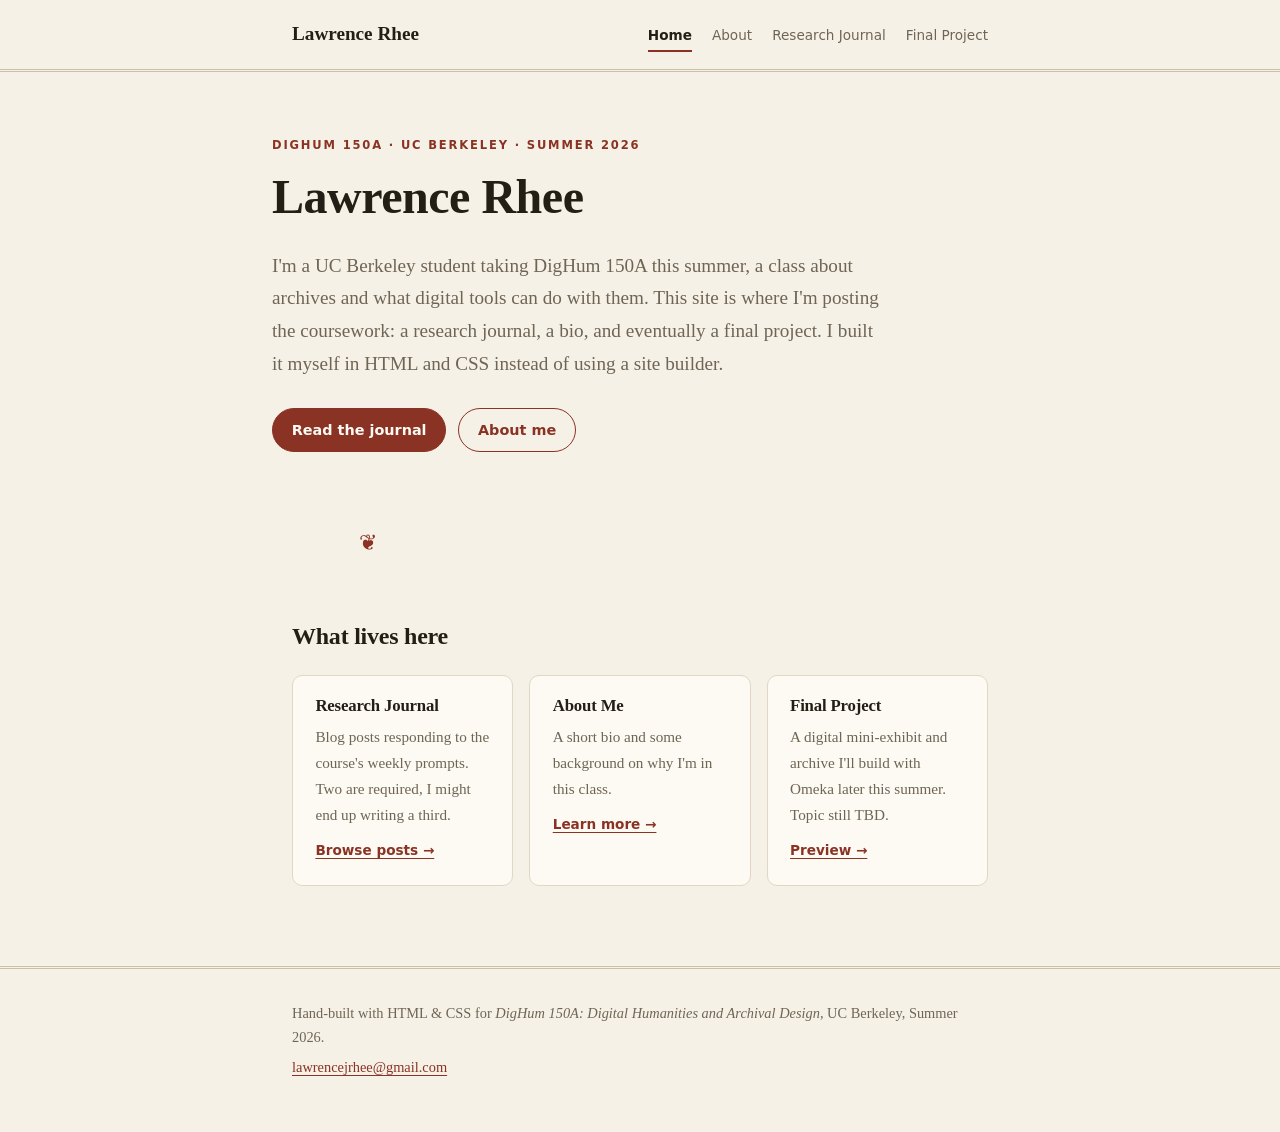
<file: index.html>
<!DOCTYPE html>
<html lang="en">
<head>
  <meta charset="UTF-8">
  <meta name="viewport" content="width=device-width, initial-scale=1.0">
  <meta name="description" content="Lawrence Rhee's personal site and research journal for DigHum 150A: Digital Humanities and Archival Design, UC Berkeley, Summer 2026.">
  <title>Lawrence Rhee: Digital Humanities</title>
  <link rel="stylesheet" href="assets/styles.css">
</head>
<body>
  <a class="skip" href="#main">Skip to content</a>

  <header class="site-header">
    <div class="wrap header-inner">
      <a class="brand" href="index.html">Lawrence Rhee</a>
      <nav aria-label="Site">
        <a href="index.html" aria-current="page">Home</a>
        <a href="about.html">About</a>
        <a href="journal/index.html">Research Journal</a>
        <a href="project.html">Final Project</a>
      </nav>
    </div>
  </header>

  <main id="main">
    <section class="hero wrap">
      <p class="kicker">DigHum 150A · UC Berkeley · Summer 2026</p>
      <h1>Lawrence Rhee</h1>
      <p class="lede">
        I'm a UC Berkeley student taking DigHum 150A this summer, a class
        about archives and what digital tools can do with them. This site is
        where I'm posting the coursework: a research journal, a bio, and
        eventually a final project. I built it myself in HTML and CSS
        instead of using a site builder.
      </p>
      <div class="btn-row">
        <a class="btn btn-primary" href="journal/index.html">Read the journal</a>
        <a class="btn btn-ghost" href="about.html">About me</a>
      </div>
    </section>

    <div class="ornament wrap" aria-hidden="true">❦</div>

    <section class="wrap" aria-labelledby="site-map-heading">
      <h2 id="site-map-heading">What lives here</h2>
      <div class="card-grid">
        <div class="card">
          <h3>Research Journal</h3>
          <p>Blog posts responding to the course's weekly prompts. Two are
             required, I might end up writing a third.</p>
          <a class="card-link" href="journal/index.html">Browse posts →</a>
        </div>
        <div class="card">
          <h3>About Me</h3>
          <p>A short bio and some background on why I'm in this class.</p>
          <a class="card-link" href="about.html">Learn more →</a>
        </div>
        <div class="card">
          <h3>Final Project</h3>
          <p>A digital mini-exhibit and archive I'll build with Omeka later
             this summer. Topic still TBD.</p>
          <a class="card-link" href="project.html">Preview →</a>
        </div>
      </div>
    </section>
  </main>

  <footer class="site-footer">
    <div class="wrap">
      <p>Hand-built with HTML &amp; CSS for <em>DigHum 150A: Digital Humanities
         and Archival Design</em>, UC Berkeley, Summer 2026.</p>
      <p><a href="mailto:lawrencejrhee@gmail.com">lawrencejrhee@gmail.com</a></p>
    </div>
  </footer>
</body>
</html>
</file>
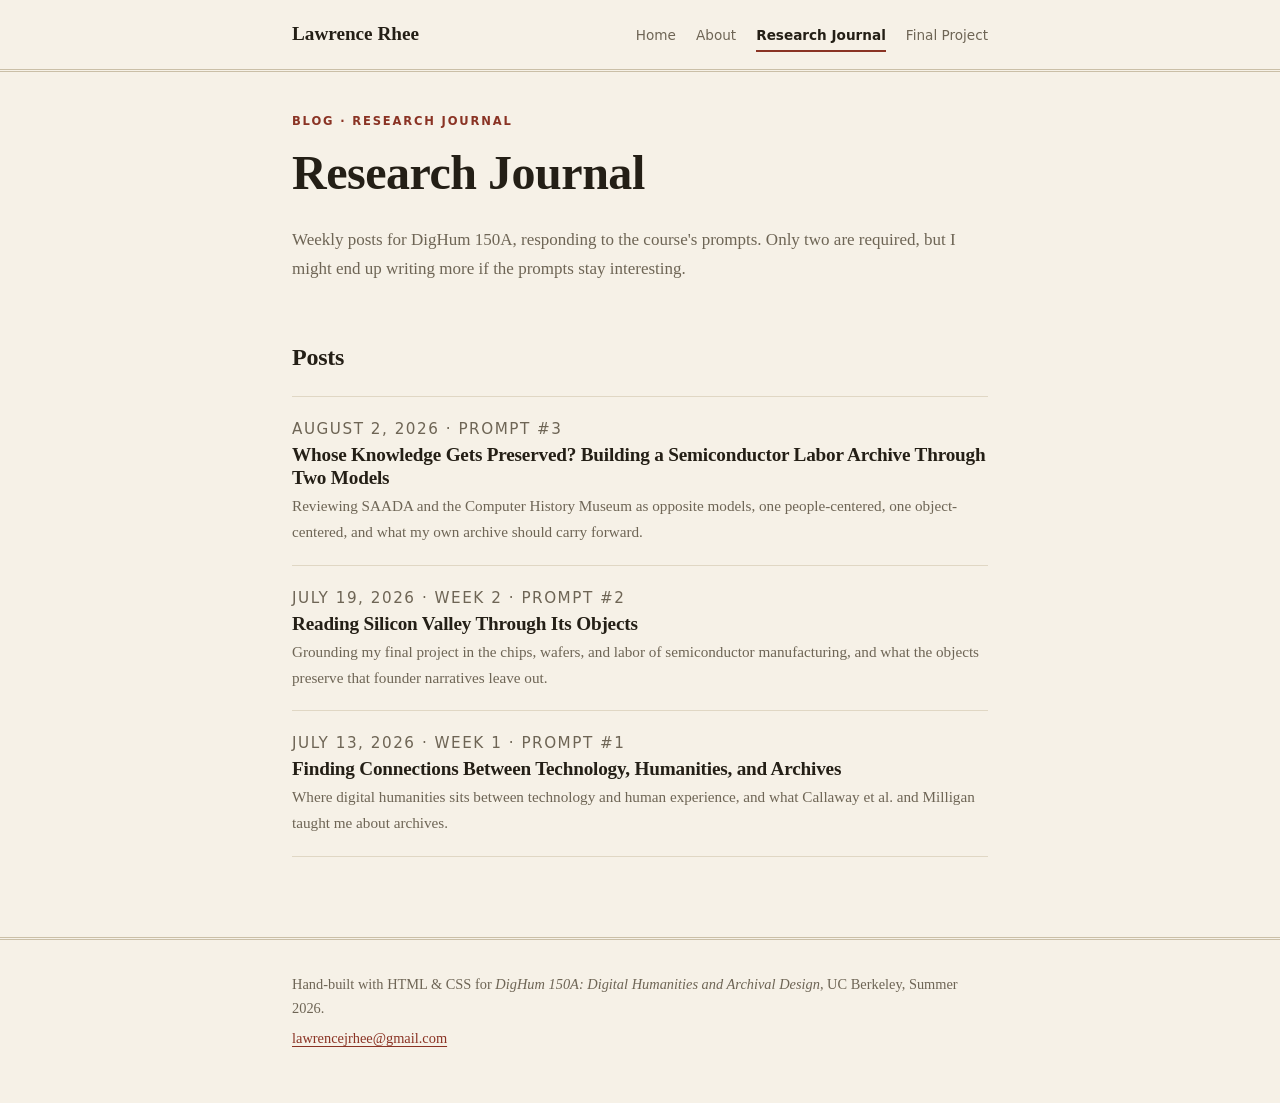
<file: journal/index.html>
<!DOCTYPE html>
<html lang="en">
<head>
  <meta charset="UTF-8">
  <meta name="viewport" content="width=device-width, initial-scale=1.0">
  <meta name="description" content="Research journal for DigHum 150A: Lawrence Rhee's weekly blog posts on archives, memory, and the digital humanities.">
  <title>Research Journal: Lawrence Rhee</title>
  <link rel="stylesheet" href="../assets/styles.css">
</head>
<body>
  <a class="skip" href="#main">Skip to content</a>

  <header class="site-header">
    <div class="wrap header-inner">
      <a class="brand" href="../index.html">Lawrence Rhee</a>
      <nav aria-label="Site">
        <a href="../index.html">Home</a>
        <a href="../about.html">About</a>
        <a href="index.html" aria-current="page">Research Journal</a>
        <a href="../project.html">Final Project</a>
      </nav>
    </div>
  </header>

  <main id="main">
    <article class="post wrap">
      <header class="post-header">
        <p class="kicker">Blog · Research Journal</p>
        <h1>Research Journal</h1>
        <p class="muted">
          Weekly posts for DigHum 150A, responding to the course's prompts.
          Only two are required, but I might end up writing more if the
          prompts stay interesting.
        </p>
      </header>

      <h2>Posts</h2>
      <ul class="post-list">
        <li>
          <p class="post-meta">August 2, 2026 · Prompt #3</p>
          <h3><a href="2026-08-02-whose-knowledge-gets-preserved.html">Whose Knowledge Gets Preserved? Building a Semiconductor Labor Archive Through Two Models</a></h3>
          <p>Reviewing SAADA and the Computer History Museum as opposite
             models, one people-centered, one object-centered, and what my
             own archive should carry forward.</p>
        </li>
        <li>
          <p class="post-meta">July 19, 2026 · Week 2 · Prompt #2</p>
          <h3><a href="2026-07-19-silicon-valley-archive.html">Reading Silicon Valley Through Its Objects</a></h3>
          <p>Grounding my final project in the chips, wafers, and labor of
             semiconductor manufacturing, and what the objects preserve that
             founder narratives leave out.</p>
        </li>
        <li>
          <p class="post-meta">July 13, 2026 · Week 1 · Prompt #1</p>
          <h3><a href="2026-07-13-why-we-archive.html">Finding Connections Between Technology, Humanities, and Archives</a></h3>
          <p>Where digital humanities sits between technology and human
             experience, and what Callaway et al. and Milligan taught me
             about archives.</p>
        </li>
      </ul>
    </article>
  </main>

  <footer class="site-footer">
    <div class="wrap">
      <p>Hand-built with HTML &amp; CSS for <em>DigHum 150A: Digital Humanities
         and Archival Design</em>, UC Berkeley, Summer 2026.</p>
      <p><a href="mailto:lawrencejrhee@gmail.com">lawrencejrhee@gmail.com</a></p>
    </div>
  </footer>
</body>
</html>
</file>
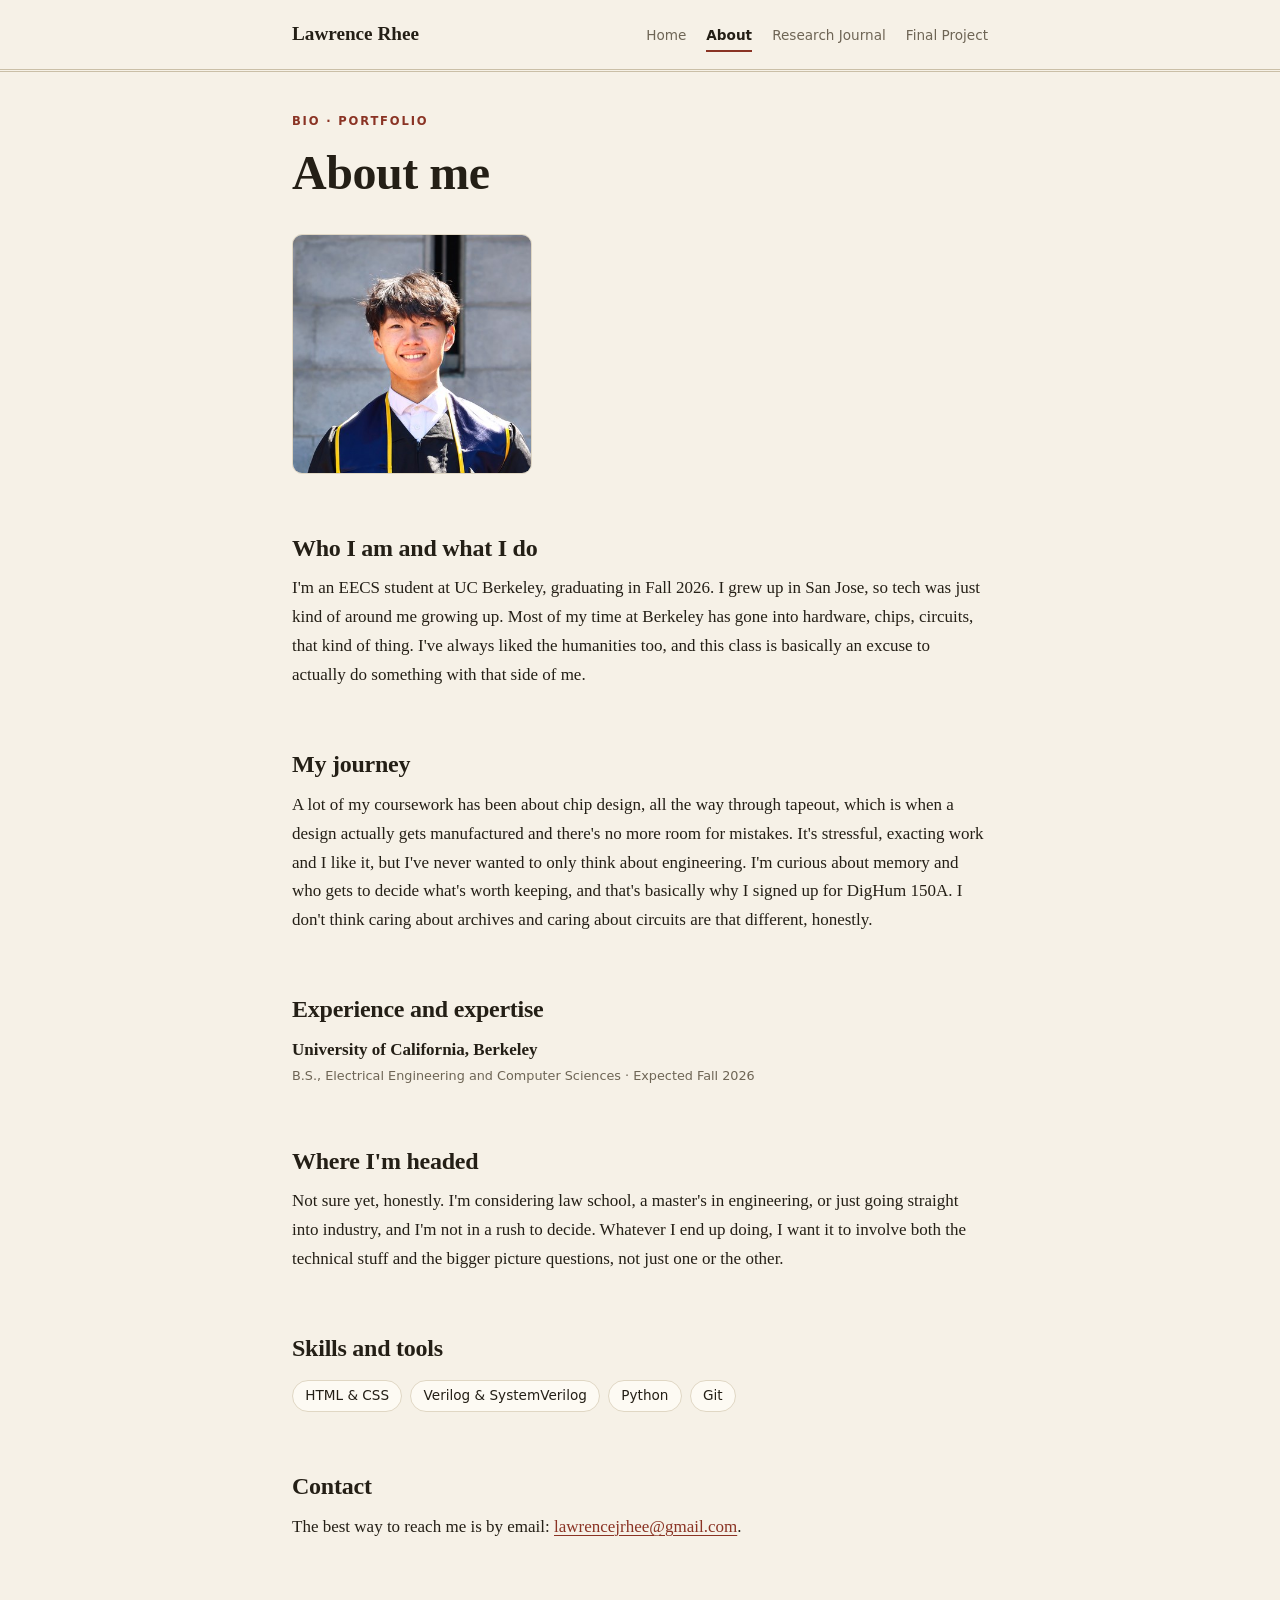
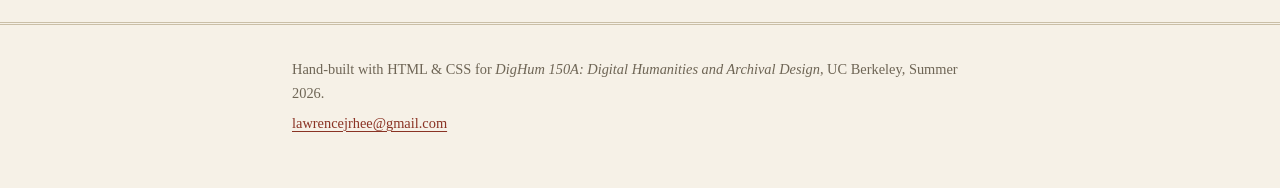
<file: about.html>
<!DOCTYPE html>
<html lang="en">
<head>
  <meta charset="UTF-8">
  <meta name="viewport" content="width=device-width, initial-scale=1.0">
  <meta name="description" content="About Lawrence Rhee: background, experience, and interests in the digital humanities.">
  <title>About: Lawrence Rhee</title>
  <link rel="stylesheet" href="assets/styles.css">
</head>
<body>
  <a class="skip" href="#main">Skip to content</a>

  <header class="site-header">
    <div class="wrap header-inner">
      <a class="brand" href="index.html">Lawrence Rhee</a>
      <nav aria-label="Site">
        <a href="index.html">Home</a>
        <a href="about.html" aria-current="page">About</a>
        <a href="journal/index.html">Research Journal</a>
        <a href="project.html">Final Project</a>
      </nav>
    </div>
  </header>

  <main id="main">
    <article class="post wrap">
      <header class="post-header">
        <p class="kicker">Bio · Portfolio</p>
        <h1>About me</h1>
      </header>

      <figure class="media portrait">
        <img src="assets/images/lawrence-rhee.jpg" alt="Lawrence Rhee">
      </figure>

      <h2>Who I am and what I do</h2>
      <p>
        I'm an EECS student at UC Berkeley, graduating in Fall 2026. I grew
        up in San Jose, so tech was just kind of around me growing up. Most
        of my time at Berkeley has gone into hardware, chips, circuits, that
        kind of thing. I've always liked the humanities too, and this class
        is basically an excuse to actually do something with that side of me.
      </p>

      <h2>My journey</h2>
      <p>
        A lot of my coursework has been about chip design, all the way
        through tapeout, which is when a design actually gets manufactured
        and there's no more room for mistakes. It's stressful, exacting work
        and I like it, but I've never wanted to only think about engineering.
        I'm curious about memory and who gets to decide what's worth keeping,
        and that's basically why I signed up for DigHum 150A. I don't think
        caring about archives and caring about circuits are that different,
        honestly.
      </p>

      <h2>Experience and expertise</h2>
      <div class="entry">
        <p class="entry-title">University of California, Berkeley</p>
        <p class="entry-meta">B.S., Electrical Engineering and Computer Sciences · Expected Fall 2026</p>
      </div>

      <h2>Where I'm headed</h2>
      <p>
        Not sure yet, honestly. I'm considering law school, a master's in
        engineering, or just going straight into industry, and I'm not in a
        rush to decide. Whatever I end up doing, I want it to involve both
        the technical stuff and the bigger picture questions, not just one
        or the other.
      </p>

      <h2>Skills and tools</h2>
      <ul class="skills">
        <li>HTML &amp; CSS</li>
        <li>Verilog &amp; SystemVerilog</li>
        <li>Python</li>
        <li>Git</li>
      </ul>

      <h2>Contact</h2>
      <p>
        The best way to reach me is by email:
        <a href="mailto:lawrencejrhee@gmail.com">lawrencejrhee@gmail.com</a>.
      </p>
    </article>
  </main>

  <footer class="site-footer">
    <div class="wrap">
      <p>Hand-built with HTML &amp; CSS for <em>DigHum 150A: Digital Humanities
         and Archival Design</em>, UC Berkeley, Summer 2026.</p>
      <p><a href="mailto:lawrencejrhee@gmail.com">lawrencejrhee@gmail.com</a></p>
    </div>
  </footer>
</body>
</html>
</file>
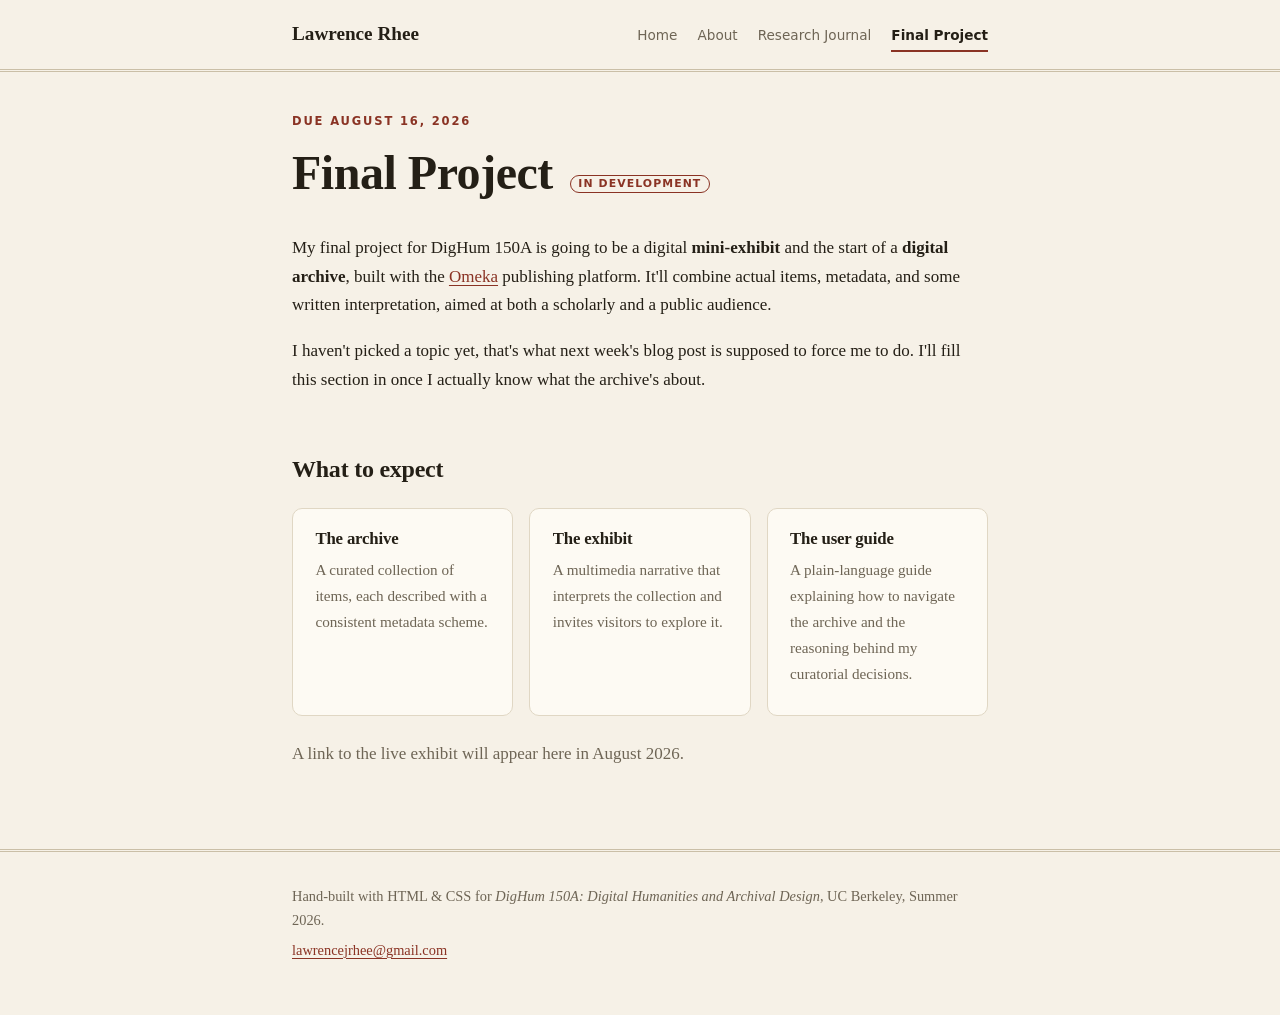
<file: project.html>
<!DOCTYPE html>
<html lang="en">
<head>
  <meta charset="UTF-8">
  <meta name="viewport" content="width=device-width, initial-scale=1.0">
  <meta name="description" content="Final project for DigHum 150A: a digital mini-exhibit and archive built with Omeka, coming August 2026.">
  <title>Final Project: Lawrence Rhee</title>
  <link rel="stylesheet" href="assets/styles.css">
</head>
<body>
  <a class="skip" href="#main">Skip to content</a>

  <header class="site-header">
    <div class="wrap header-inner">
      <a class="brand" href="index.html">Lawrence Rhee</a>
      <nav aria-label="Site">
        <a href="index.html">Home</a>
        <a href="about.html">About</a>
        <a href="journal/index.html">Research Journal</a>
        <a href="project.html" aria-current="page">Final Project</a>
      </nav>
    </div>
  </header>

  <main id="main">
    <article class="post wrap">
      <header class="post-header">
        <p class="kicker">Due August 16, 2026</p>
        <h1>Final Project <span class="badge badge-draft">In development</span></h1>
      </header>

      <p>
        My final project for DigHum 150A is going to be a digital
        <strong>mini-exhibit</strong> and the start of a <strong>digital
        archive</strong>, built with the <a href="https://omeka.org/">Omeka</a>
        publishing platform. It'll combine actual items, metadata, and some
        written interpretation, aimed at both a scholarly and a public
        audience.
      </p>

      <p>
        I haven't picked a topic yet, that's what next week's blog post is
        supposed to force me to do. I'll fill this section in once I
        actually know what the archive's about.
      </p>

      <h2>What to expect</h2>
      <div class="card-grid">
        <div class="card">
          <h3>The archive</h3>
          <p>A curated collection of items, each described with a consistent
             metadata scheme.</p>
        </div>
        <div class="card">
          <h3>The exhibit</h3>
          <p>A multimedia narrative that interprets the collection and invites
             visitors to explore it.</p>
        </div>
        <div class="card">
          <h3>The user guide</h3>
          <p>A plain-language guide explaining how to navigate the archive and
             the reasoning behind my curatorial decisions.</p>
        </div>
      </div>

      <p class="muted">
        A link to the live exhibit will appear here in August 2026.
      </p>
    </article>
  </main>

  <footer class="site-footer">
    <div class="wrap">
      <p>Hand-built with HTML &amp; CSS for <em>DigHum 150A: Digital Humanities
         and Archival Design</em>, UC Berkeley, Summer 2026.</p>
      <p><a href="mailto:lawrencejrhee@gmail.com">lawrencejrhee@gmail.com</a></p>
    </div>
  </footer>
</body>
</html>
</file>
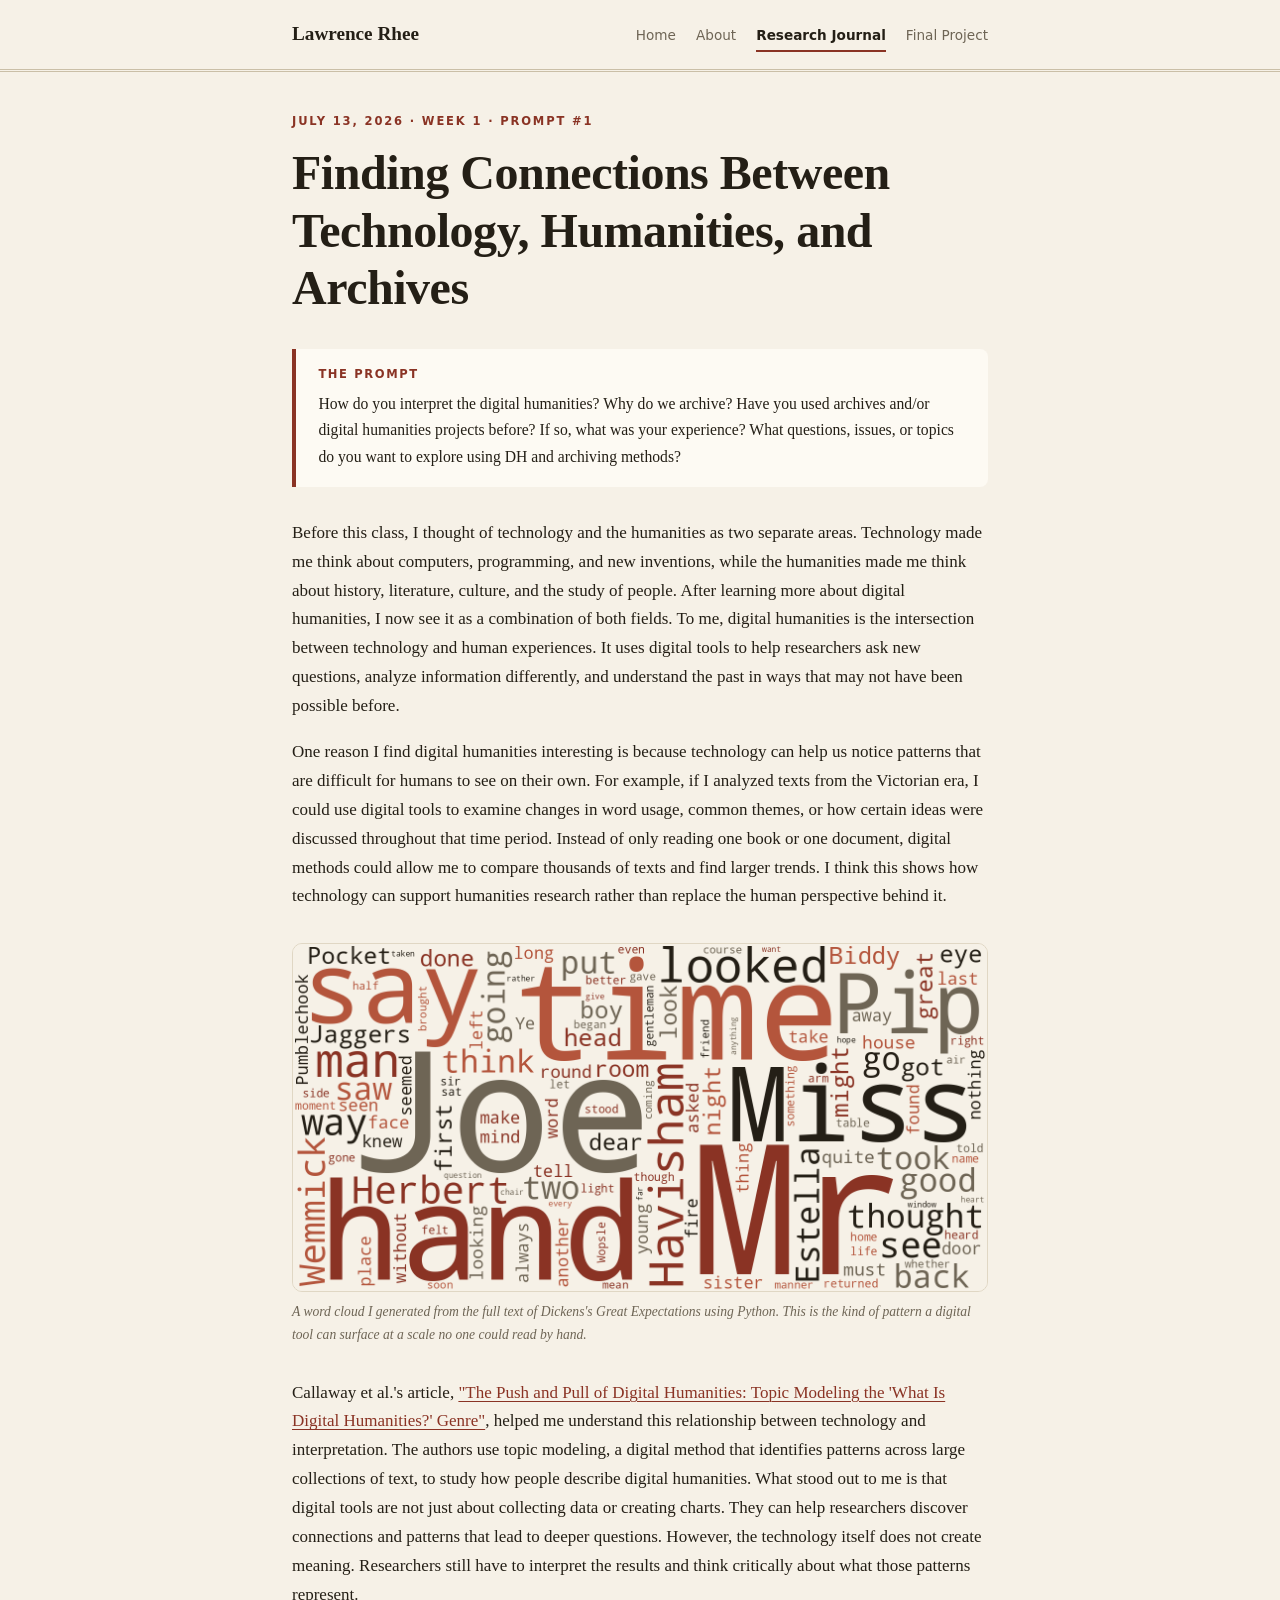
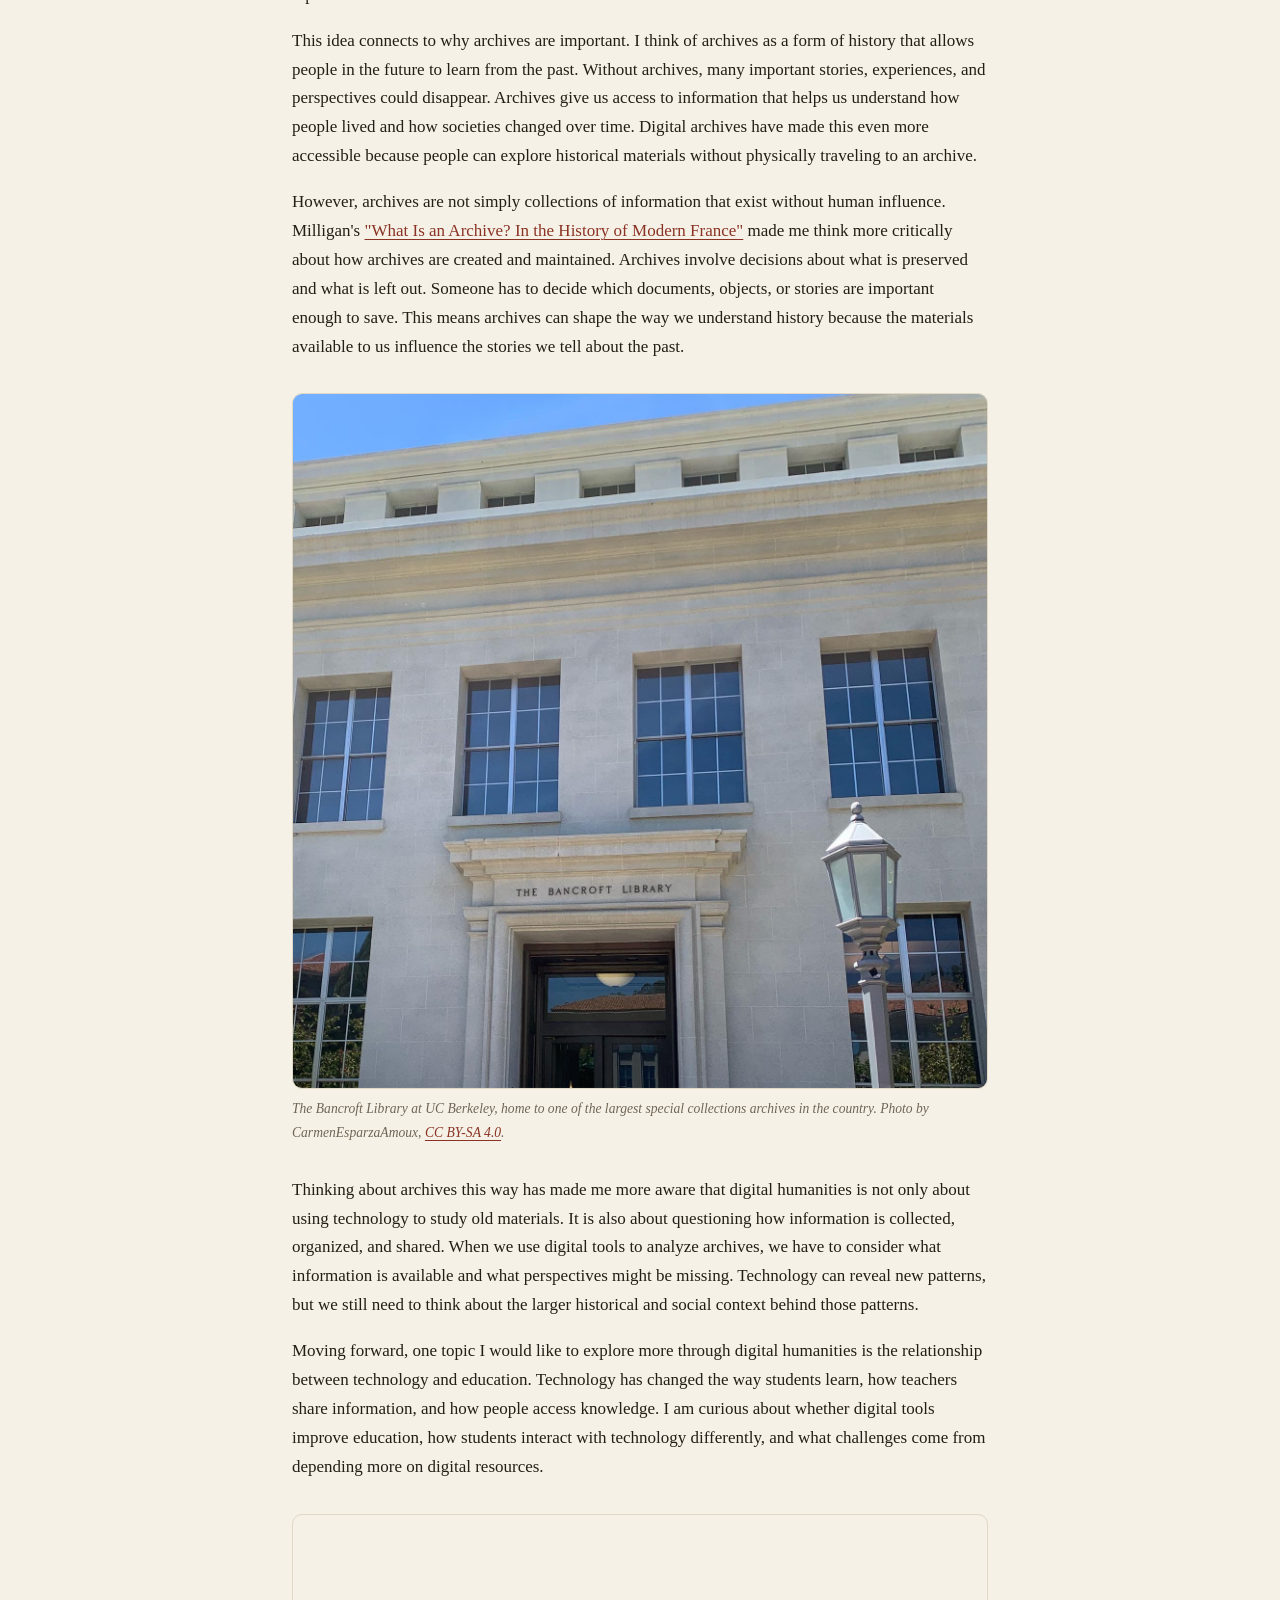
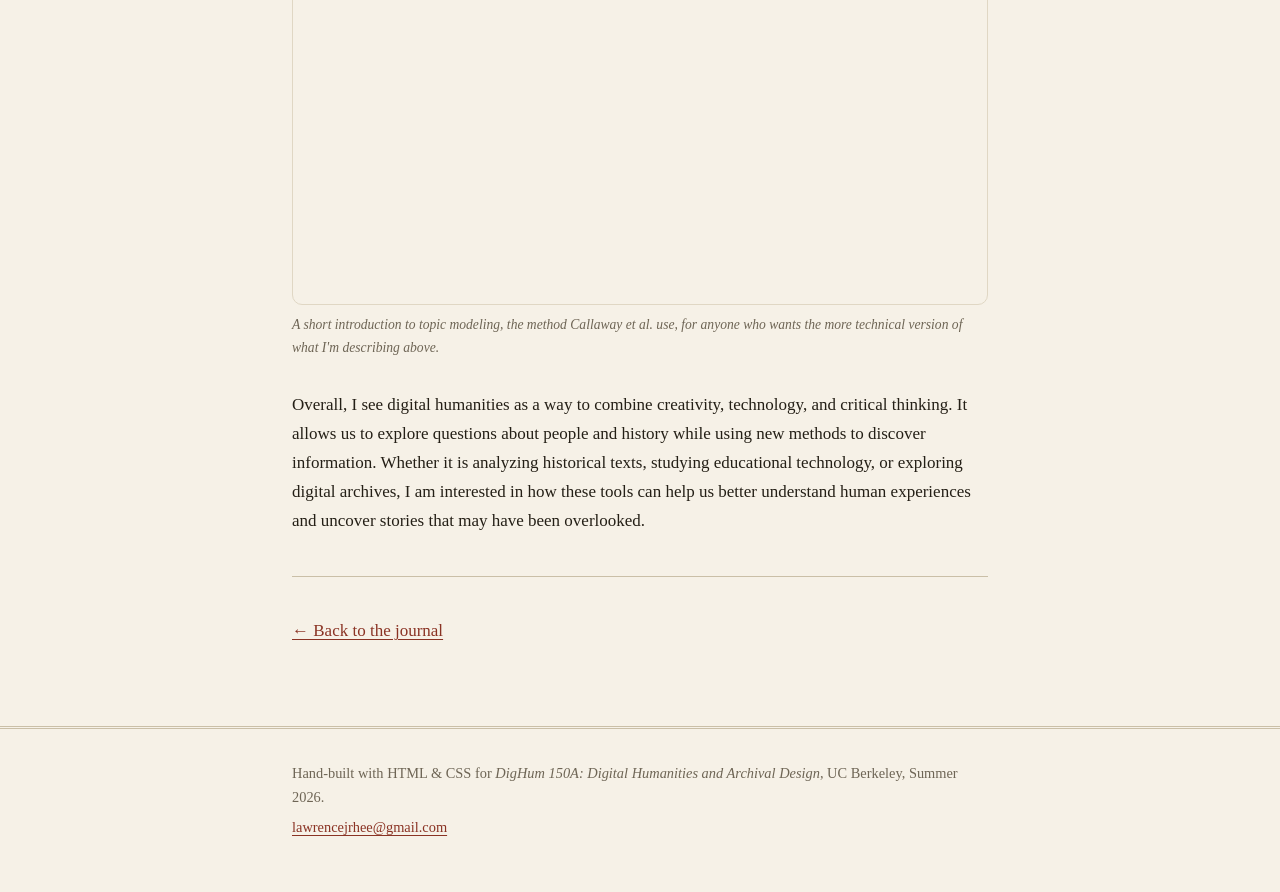
<file: journal/2026-07-13-why-we-archive.html>
<!DOCTYPE html>
<html lang="en">
<head>
  <meta charset="UTF-8">
  <meta name="viewport" content="width=device-width, initial-scale=1.0">
  <meta name="description" content="Blog post #1 for DigHum 150A: finding connections between technology, the humanities, and archives.">
  <title>Finding Connections Between Technology, Humanities, and Archives: Lawrence Rhee</title>
  <link rel="stylesheet" href="../assets/styles.css">
</head>
<body>
  <a class="skip" href="#main">Skip to content</a>

  <header class="site-header">
    <div class="wrap header-inner">
      <a class="brand" href="../index.html">Lawrence Rhee</a>
      <nav aria-label="Site">
        <a href="../index.html">Home</a>
        <a href="../about.html">About</a>
        <a href="index.html" aria-current="page">Research Journal</a>
        <a href="../project.html">Final Project</a>
      </nav>
    </div>
  </header>

  <main id="main">
    <article class="post wrap">
      <header class="post-header">
        <p class="kicker">July 13, 2026 · Week 1 · Prompt #1</p>
        <h1>Finding Connections Between Technology, Humanities, and Archives</h1>
      </header>

      <aside class="prompt">
        <p class="prompt-label">The prompt</p>
        <p>How do you interpret the digital humanities? Why do we archive?
           Have you used archives and/or digital humanities projects before?
           If so, what was your experience? What questions, issues, or topics
           do you want to explore using DH and archiving methods?</p>
      </aside>

      <p>Before this class, I thought of technology and the humanities as two
         separate areas. Technology made me think about computers,
         programming, and new inventions, while the humanities made me think
         about history, literature, culture, and the study of people. After
         learning more about digital humanities, I now see it as a
         combination of both fields. To me, digital humanities is the
         intersection between technology and human experiences. It uses
         digital tools to help researchers ask new questions, analyze
         information differently, and understand the past in ways that may
         not have been possible before.</p>

      <p>One reason I find digital humanities interesting is because
         technology can help us notice patterns that are difficult for
         humans to see on their own. For example, if I analyzed texts from
         the Victorian era, I could use digital tools to examine changes in
         word usage, common themes, or how certain ideas were discussed
         throughout that time period. Instead of only reading one book or
         one document, digital methods could allow me to compare thousands
         of texts and find larger trends. I think this shows how technology
         can support humanities research rather than replace the human
         perspective behind it.</p>

      <figure class="media">
        <img src="../assets/images/great-expectations-wordcloud.png" alt="A word cloud generated from the full text of Charles Dickens's Great Expectations, with character names like Pip, Joe, Miss Havisham, and Estella appearing largest">
        <figcaption>A word cloud I generated from the full text of Dickens's <em>Great Expectations</em> using Python. This is the kind of pattern a digital tool can surface at a scale no one could read by hand.</figcaption>
      </figure>

      <p>Callaway et al.'s article, <a href="https://dhq.digitalhumanities.org/vol/14/1/000450/000450.html" target="_blank" rel="noopener">"The Push and Pull of Digital
         Humanities: Topic Modeling the 'What Is Digital Humanities?'
         Genre"</a>, helped me understand this relationship between technology
         and interpretation. The authors use topic modeling, a digital
         method that identifies patterns across large collections of text,
         to study how people describe digital humanities. What stood out to
         me is that digital tools are not just about collecting data or
         creating charts. They can help researchers discover connections and
         patterns that lead to deeper questions. However, the technology
         itself does not create meaning. Researchers still have to interpret
         the results and think critically about what those patterns
         represent.</p>

      <p>This idea connects to why archives are important. I think of
         archives as a form of history that allows people in the future to
         learn from the past. Without archives, many important stories,
         experiences, and perspectives could disappear. Archives give us
         access to information that helps us understand how people lived and
         how societies changed over time. Digital archives have made this
         even more accessible because people can explore historical
         materials without physically traveling to an archive.</p>

      <p>However, archives are not simply collections of information that
         exist without human influence. Milligan's <a href="https://read.dukeupress.edu/books/book/989/chapter/147513/What-Is-an-Archive-in-the-History-of-Modern-France" target="_blank" rel="noopener">"What Is an Archive? In
         the History of Modern France"</a> made me think more critically about
         how archives are created and maintained. Archives involve decisions
         about what is preserved and what is left out. Someone has to decide
         which documents, objects, or stories are important enough to save.
         This means archives can shape the way we understand history because
         the materials available to us influence the stories we tell about
         the past.</p>

      <figure class="media">
        <img src="../assets/images/bancroft-library.jpg" alt="The stone entrance of the Bancroft Library at UC Berkeley, with the library's name carved above the doorway">
        <figcaption>The Bancroft Library at UC Berkeley, home to one of the largest special collections archives in the country. Photo by CarmenEsparzaAmoux, <a href="https://commons.wikimedia.org/wiki/File:The_Bancroft_Library,_Berkeley,_2022.jpg" target="_blank" rel="noopener">CC BY-SA 4.0</a>.</figcaption>
      </figure>

      <p>Thinking about archives this way has made me more aware that
         digital humanities is not only about using technology to study old
         materials. It is also about questioning how information is
         collected, organized, and shared. When we use digital tools to
         analyze archives, we have to consider what information is
         available and what perspectives might be missing. Technology can
         reveal new patterns, but we still need to think about the larger
         historical and social context behind those patterns.</p>

      <p>Moving forward, one topic I would like to explore more through
         digital humanities is the relationship between technology and
         education. Technology has changed the way students learn, how
         teachers share information, and how people access knowledge. I am
         curious about whether digital tools improve education, how
         students interact with technology differently, and what challenges
         come from depending more on digital resources.</p>

      <figure class="media">
        <iframe src="https://www.youtube-nocookie.com/embed/bOiuPK1OAz4" title="Topic Modeling: Introduction" allowfullscreen loading="lazy"></iframe>
        <figcaption>A short introduction to topic modeling, the method Callaway et al. use, for anyone who wants the more technical version of what I'm describing above.</figcaption>
      </figure>

      <p>Overall, I see digital humanities as a way to combine creativity,
         technology, and critical thinking. It allows us to explore
         questions about people and history while using new methods to
         discover information. Whether it is analyzing historical texts,
         studying educational technology, or exploring digital archives, I
         am interested in how these tools can help us better understand
         human experiences and uncover stories that may have been
         overlooked.</p>

      <hr>
      <p class="muted">
        <a href="index.html">← Back to the journal</a>
      </p>
    </article>
  </main>

  <footer class="site-footer">
    <div class="wrap">
      <p>Hand-built with HTML &amp; CSS for <em>DigHum 150A: Digital Humanities
         and Archival Design</em>, UC Berkeley, Summer 2026.</p>
      <p><a href="mailto:lawrencejrhee@gmail.com">lawrencejrhee@gmail.com</a></p>
    </div>
  </footer>
</body>
</html>
</file>
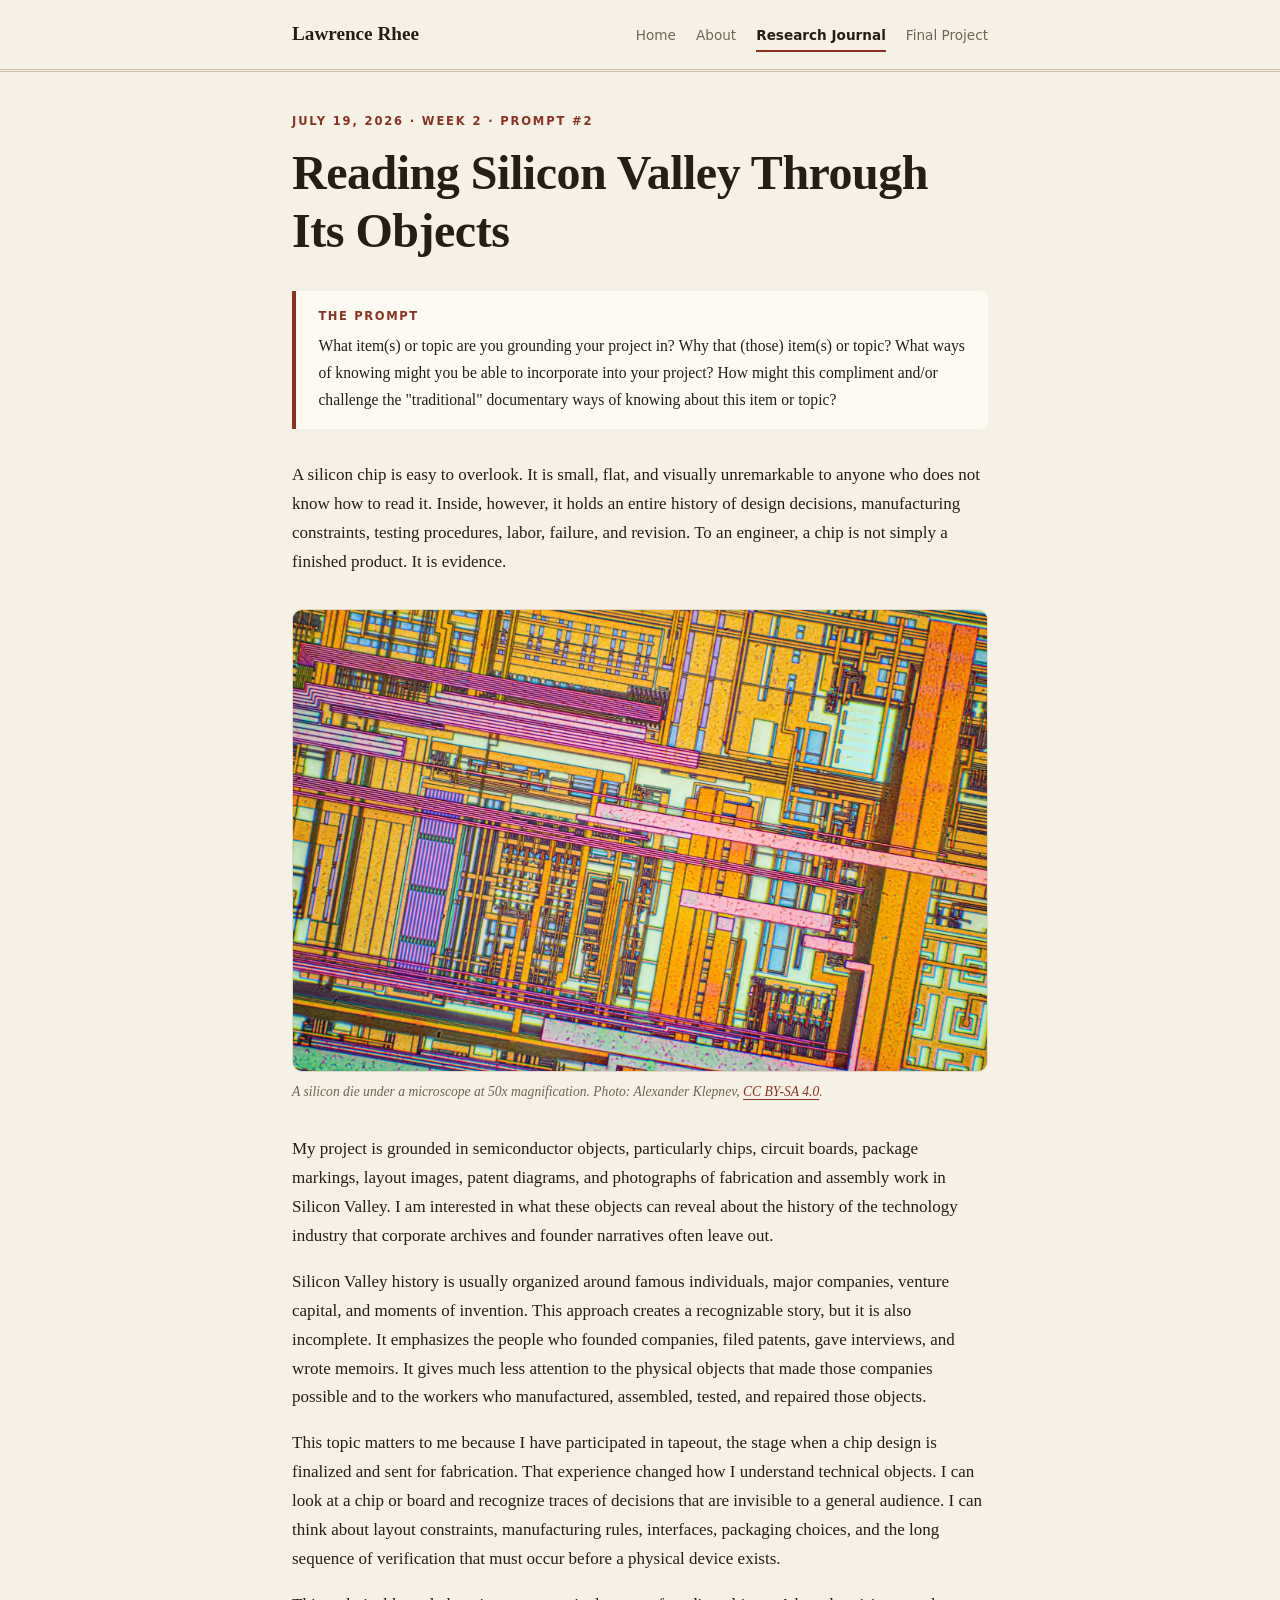
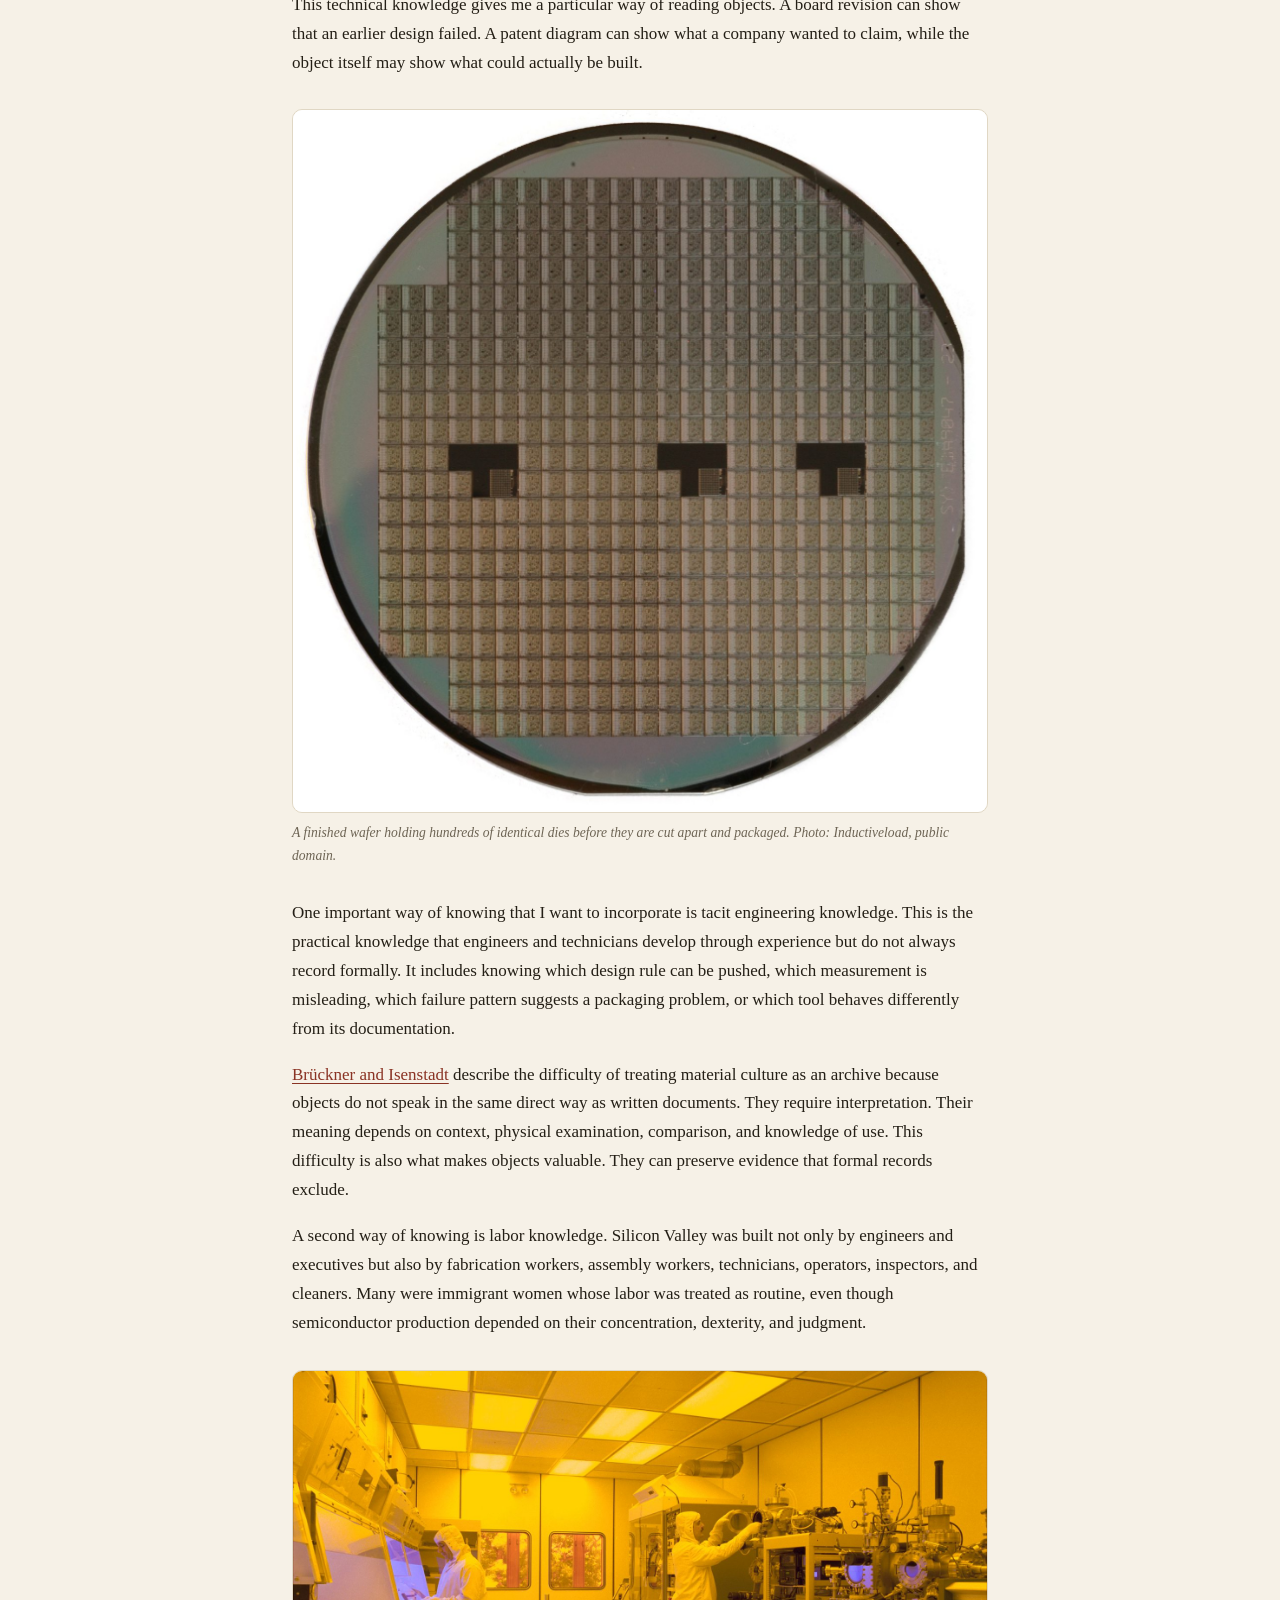
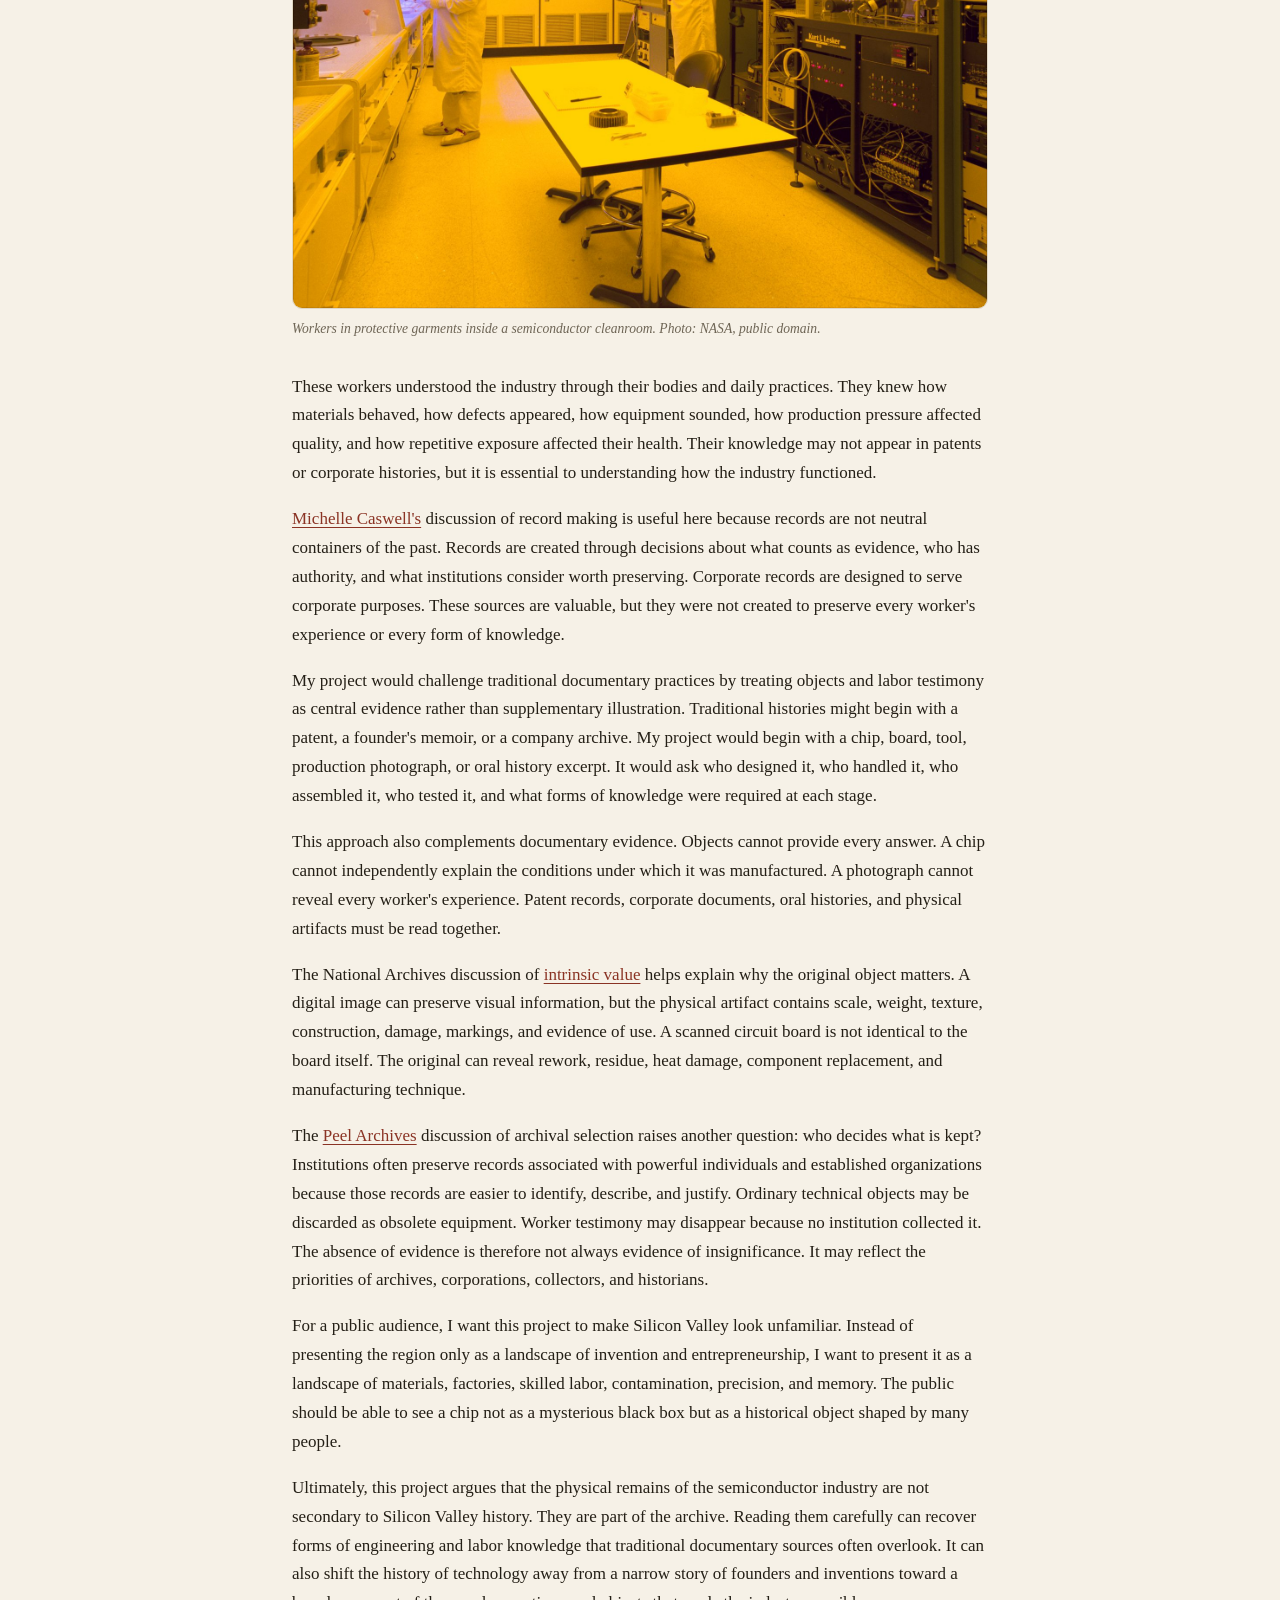
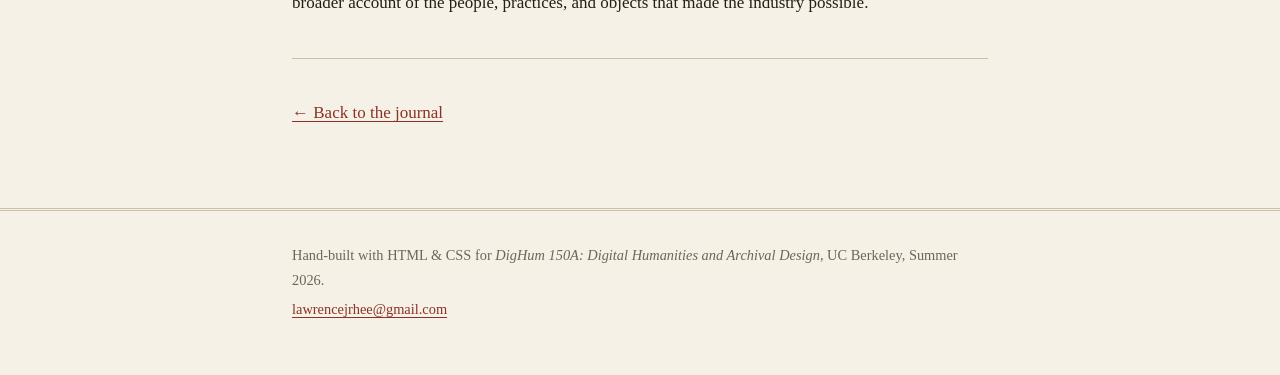
<file: journal/2026-07-19-silicon-valley-archive.html>
<!DOCTYPE html>
<html lang="en">
<head>
  <meta charset="UTF-8">
  <meta name="viewport" content="width=device-width, initial-scale=1.0">
  <meta name="description" content="Blog post #2 for DigHum 150A: reading Silicon Valley through its objects, the material culture and labor of semiconductor manufacturing.">
  <title>Reading Silicon Valley Through Its Objects: Lawrence Rhee</title>
  <link rel="stylesheet" href="../assets/styles.css">
</head>
<body>
  <a class="skip" href="#main">Skip to content</a>

  <header class="site-header">
    <div class="wrap header-inner">
      <a class="brand" href="../index.html">Lawrence Rhee</a>
      <nav aria-label="Site">
        <a href="../index.html">Home</a>
        <a href="../about.html">About</a>
        <a href="index.html" aria-current="page">Research Journal</a>
        <a href="../project.html">Final Project</a>
      </nav>
    </div>
  </header>

  <main id="main">
    <article class="post wrap">
      <header class="post-header">
        <p class="kicker">July 19, 2026 · Week 2 · Prompt #2</p>
        <h1>Reading Silicon Valley Through Its Objects</h1>
      </header>

      <aside class="prompt">
        <p class="prompt-label">The prompt</p>
        <p>What item(s) or topic are you grounding your project in? Why that
           (those) item(s) or topic? What ways of knowing might you be able to
           incorporate into your project? How might this compliment and/or
           challenge the "traditional" documentary ways of knowing about this
           item or topic?</p>
      </aside>

      <p>A silicon chip is easy to overlook. It is small, flat, and visually
         unremarkable to anyone who does not know how to read it. Inside,
         however, it holds an entire history of design decisions, manufacturing
         constraints, testing procedures, labor, failure, and revision. To an
         engineer, a chip is not simply a finished product. It is evidence.</p>

      <figure class="media">
        <img src="../assets/images/silicon-chip-macro.jpg" alt="A silicon chip die photographed under a microscope, showing a dense colorful grid of circuitry">
        <figcaption>A silicon die under a microscope at 50x magnification. Photo: Alexander Klepnev, <a href="https://creativecommons.org/licenses/by-sa/4.0/" target="_blank" rel="noopener">CC BY-SA 4.0</a>.</figcaption>
      </figure>

      <p>My project is grounded in semiconductor objects, particularly chips,
         circuit boards, package markings, layout images, patent diagrams, and
         photographs of fabrication and assembly work in Silicon Valley. I am
         interested in what these objects can reveal about the history of the
         technology industry that corporate archives and founder narratives
         often leave out.</p>

      <p>Silicon Valley history is usually organized around famous individuals,
         major companies, venture capital, and moments of invention. This
         approach creates a recognizable story, but it is also incomplete. It
         emphasizes the people who founded companies, filed patents, gave
         interviews, and wrote memoirs. It gives much less attention to the
         physical objects that made those companies possible and to the workers
         who manufactured, assembled, tested, and repaired those objects.</p>

      <p>This topic matters to me because I have participated in tapeout, the
         stage when a chip design is finalized and sent for fabrication. That
         experience changed how I understand technical objects. I can look at a
         chip or board and recognize traces of decisions that are invisible to
         a general audience. I can think about layout constraints, manufacturing
         rules, interfaces, packaging choices, and the long sequence of
         verification that must occur before a physical device exists.</p>

      <p>This technical knowledge gives me a particular way of reading objects.
         A board revision can show that an earlier design failed. A patent
         diagram can show what a company wanted to claim, while the object
         itself may show what could actually be built.</p>

      <figure class="media">
        <img src="../assets/images/silicon-wafer.jpg" alt="A round silicon wafer patterned with a grid of hundreds of identical rectangular chips">
        <figcaption>A finished wafer holding hundreds of identical dies before they are cut apart and packaged. Photo: Inductiveload, public domain.</figcaption>
      </figure>

      <p>One important way of knowing that I want to incorporate is tacit
         engineering knowledge. This is the practical knowledge that engineers
         and technicians develop through experience but do not always record
         formally. It includes knowing which design rule can be pushed, which
         measurement is misleading, which failure pattern suggests a packaging
         problem, or which tool behaves differently from its documentation.</p>

      <p><a href="https://udpress.udel.edu/book-title/elusive-archives/" target="_blank" rel="noopener">Brückner and Isenstadt</a>
         describe the difficulty of treating material culture as an archive
         because objects do not speak in the same direct way as written
         documents. They require interpretation. Their meaning depends on
         context, physical examination, comparison, and knowledge of use. This
         difficulty is also what makes objects valuable. They can preserve
         evidence that formal records exclude.</p>

      <p>A second way of knowing is labor knowledge. Silicon Valley was built
         not only by engineers and executives but also by fabrication workers,
         assembly workers, technicians, operators, inspectors, and cleaners.
         Many were immigrant women whose labor was treated as routine, even
         though semiconductor production depended on their concentration,
         dexterity, and judgment.</p>

      <figure class="media">
        <img src="../assets/images/semiconductor-cleanroom-nasa.jpg" alt="Two workers in protective cleanroom garments operating equipment in a semiconductor fabrication facility">
        <figcaption>Workers in protective garments inside a semiconductor cleanroom. Photo: NASA, public domain.</figcaption>
      </figure>

      <p>These workers understood the industry through their bodies and daily
         practices. They knew how materials behaved, how defects appeared, how
         equipment sounded, how production pressure affected quality, and how
         repetitive exposure affected their health. Their knowledge may not
         appear in patents or corporate histories, but it is essential to
         understanding how the industry functioned.</p>

      <p><a href="https://uwpress.wisc.edu/Books/A/Archiving-the-Unspeakable" target="_blank" rel="noopener">Michelle Caswell's</a>
         discussion of record making is useful here because records are not
         neutral containers of the past. Records are created through decisions
         about what counts as evidence, who has authority, and what
         institutions consider worth preserving. Corporate records are designed
         to serve corporate purposes. These sources are valuable, but they were
         not created to preserve every worker's experience or every form of
         knowledge.</p>

      <p>My project would challenge traditional documentary practices by
         treating objects and labor testimony as central evidence rather than
         supplementary illustration. Traditional histories might begin with a
         patent, a founder's memoir, or a company archive. My project would
         begin with a chip, board, tool, production photograph, or oral history
         excerpt. It would ask who designed it, who handled it, who assembled
         it, who tested it, and what forms of knowledge were required at each
         stage.</p>

      <p>This approach also complements documentary evidence. Objects cannot
         provide every answer. A chip cannot independently explain the
         conditions under which it was manufactured. A photograph cannot reveal
         every worker's experience. Patent records, corporate documents, oral
         histories, and physical artifacts must be read together.</p>

      <p>The National Archives discussion of
         <a href="https://www.archives.gov/research/alic/reference/archives-resources/archival-material-intrinsic-value.html" target="_blank" rel="noopener">intrinsic value</a>
         helps explain why the original object matters. A digital image can
         preserve visual information, but the physical artifact contains scale,
         weight, texture, construction, damage, markings, and evidence of use. A
         scanned circuit board is not identical to the board itself. The
         original can reveal rework, residue, heat damage, component
         replacement, and manufacturing technique.</p>

      <p>The <a href="https://peelarchivesblog.com/2018/04/04/what-do-archivists-keep-or-not/" target="_blank" rel="noopener">Peel Archives</a>
         discussion of archival selection raises another question: who decides
         what is kept? Institutions often preserve records associated with
         powerful individuals and established organizations because those
         records are easier to identify, describe, and justify. Ordinary
         technical objects may be discarded as obsolete equipment. Worker
         testimony may disappear because no institution collected it. The
         absence of evidence is therefore not always evidence of insignificance.
         It may reflect the priorities of archives, corporations, collectors,
         and historians.</p>

      <p>For a public audience, I want this project to make Silicon Valley look
         unfamiliar. Instead of presenting the region only as a landscape of
         invention and entrepreneurship, I want to present it as a landscape of
         materials, factories, skilled labor, contamination, precision, and
         memory. The public should be able to see a chip not as a mysterious
         black box but as a historical object shaped by many people.</p>

      <p>Ultimately, this project argues that the physical remains of the
         semiconductor industry are not secondary to Silicon Valley history.
         They are part of the archive. Reading them carefully can recover forms
         of engineering and labor knowledge that traditional documentary
         sources often overlook. It can also shift the history of technology
         away from a narrow story of founders and inventions toward a broader
         account of the people, practices, and objects that made the industry
         possible.</p>

      <hr>
      <p class="muted">
        <a href="index.html">← Back to the journal</a>
      </p>
    </article>
  </main>

  <footer class="site-footer">
    <div class="wrap">
      <p>Hand-built with HTML &amp; CSS for <em>DigHum 150A: Digital Humanities
         and Archival Design</em>, UC Berkeley, Summer 2026.</p>
      <p><a href="mailto:lawrencejrhee@gmail.com">lawrencejrhee@gmail.com</a></p>
    </div>
  </footer>
</body>
</html>
</file>
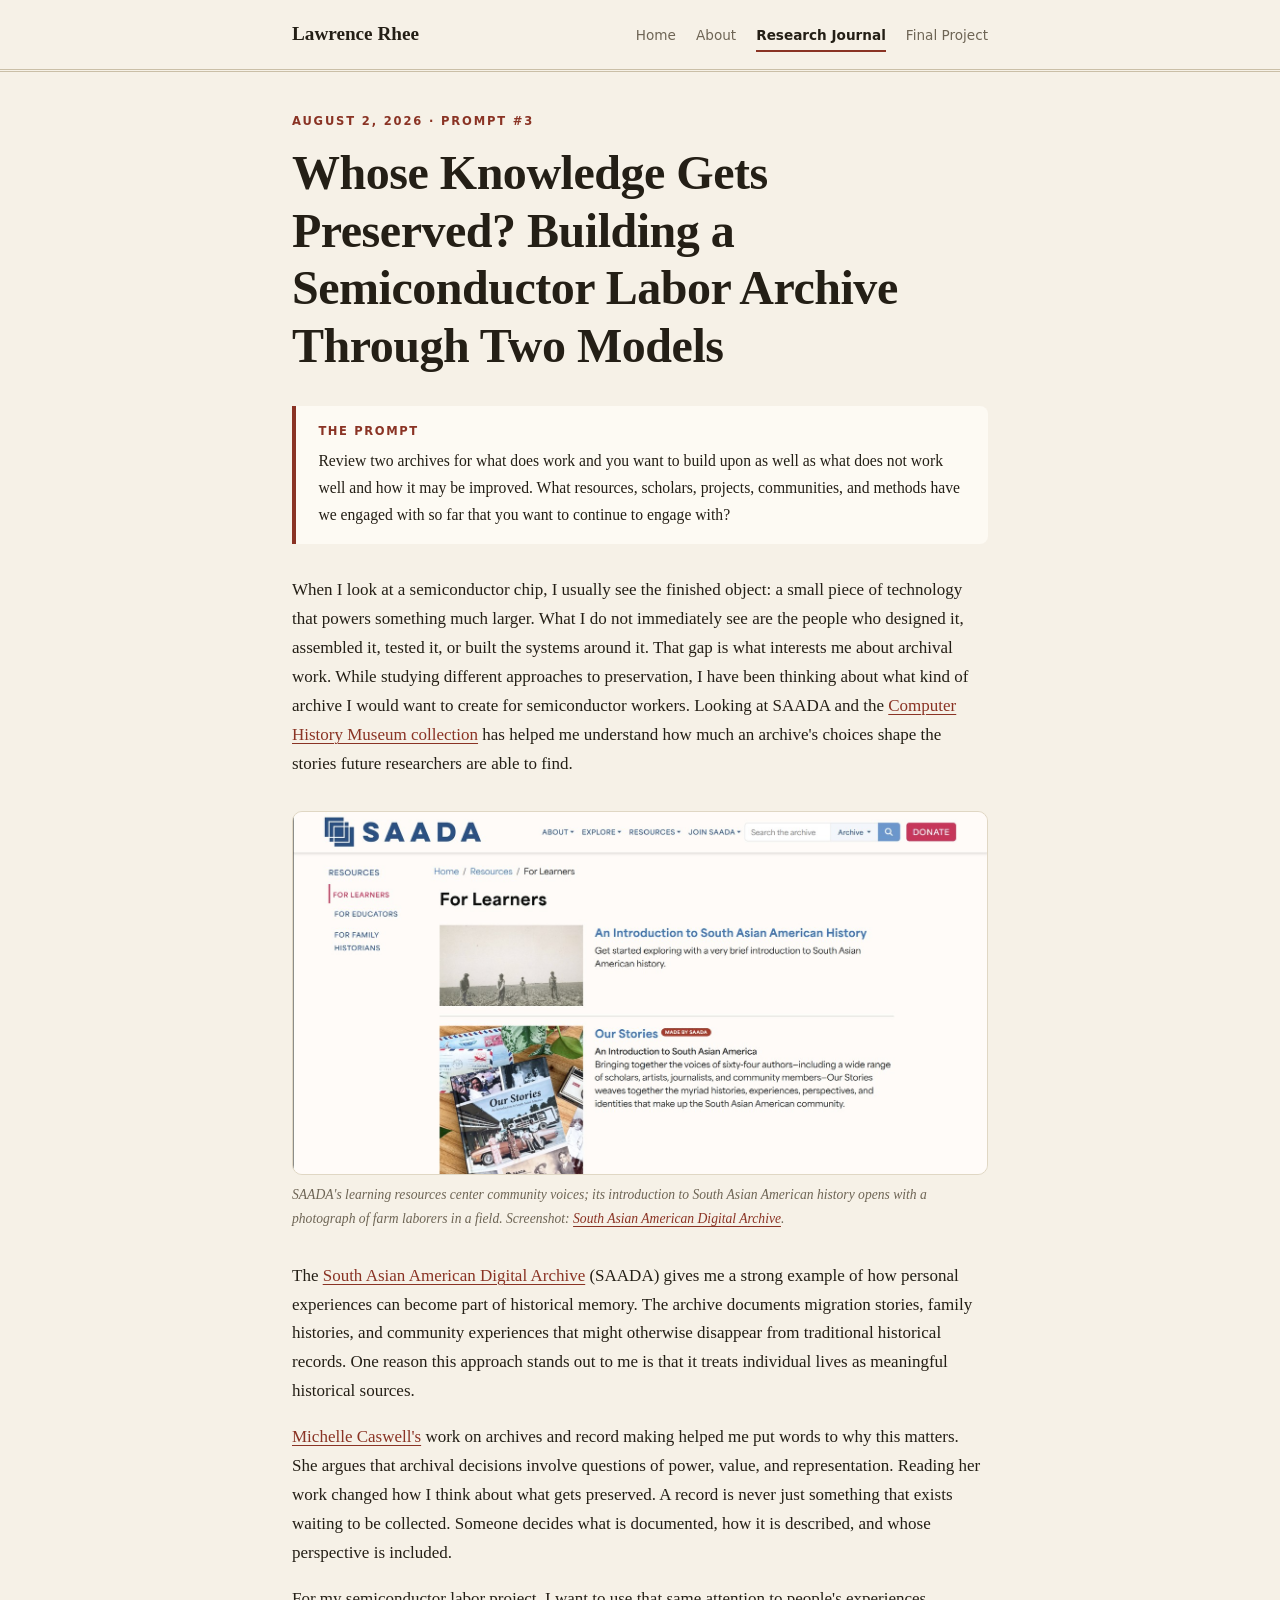
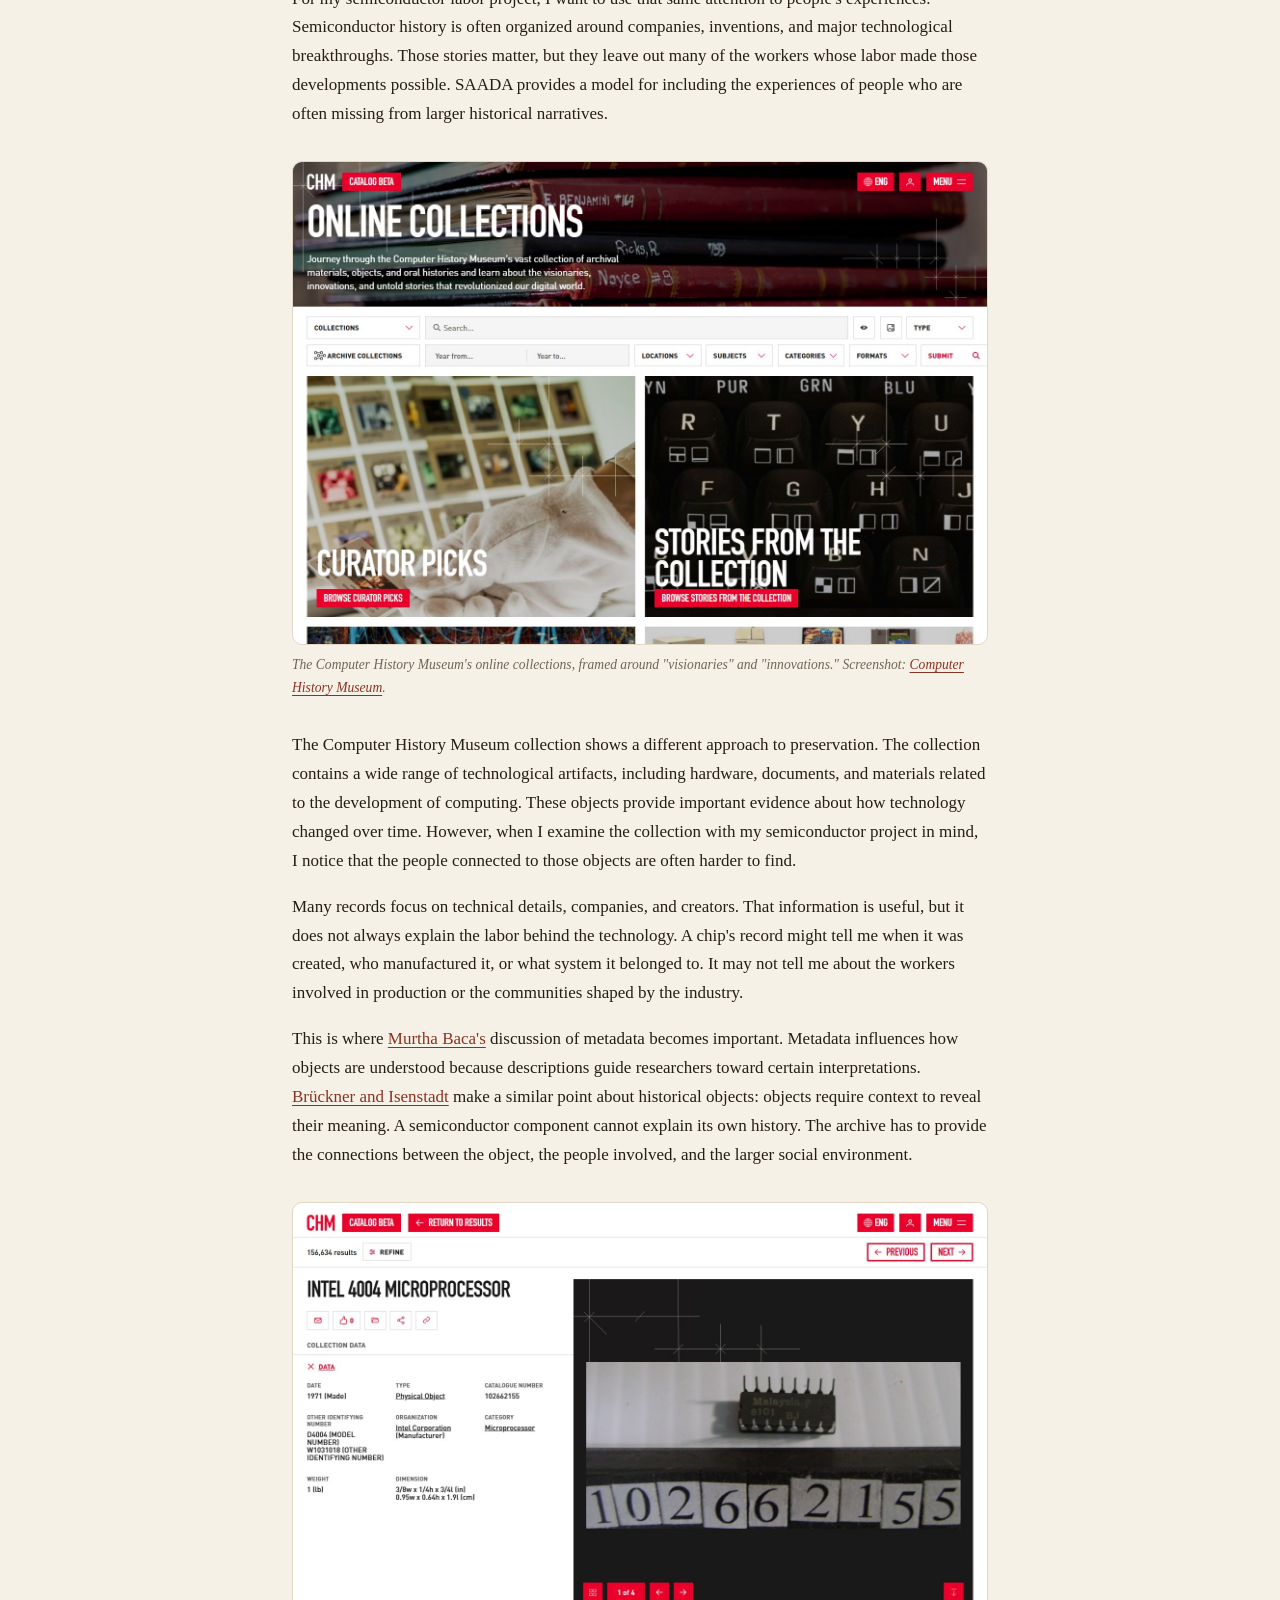
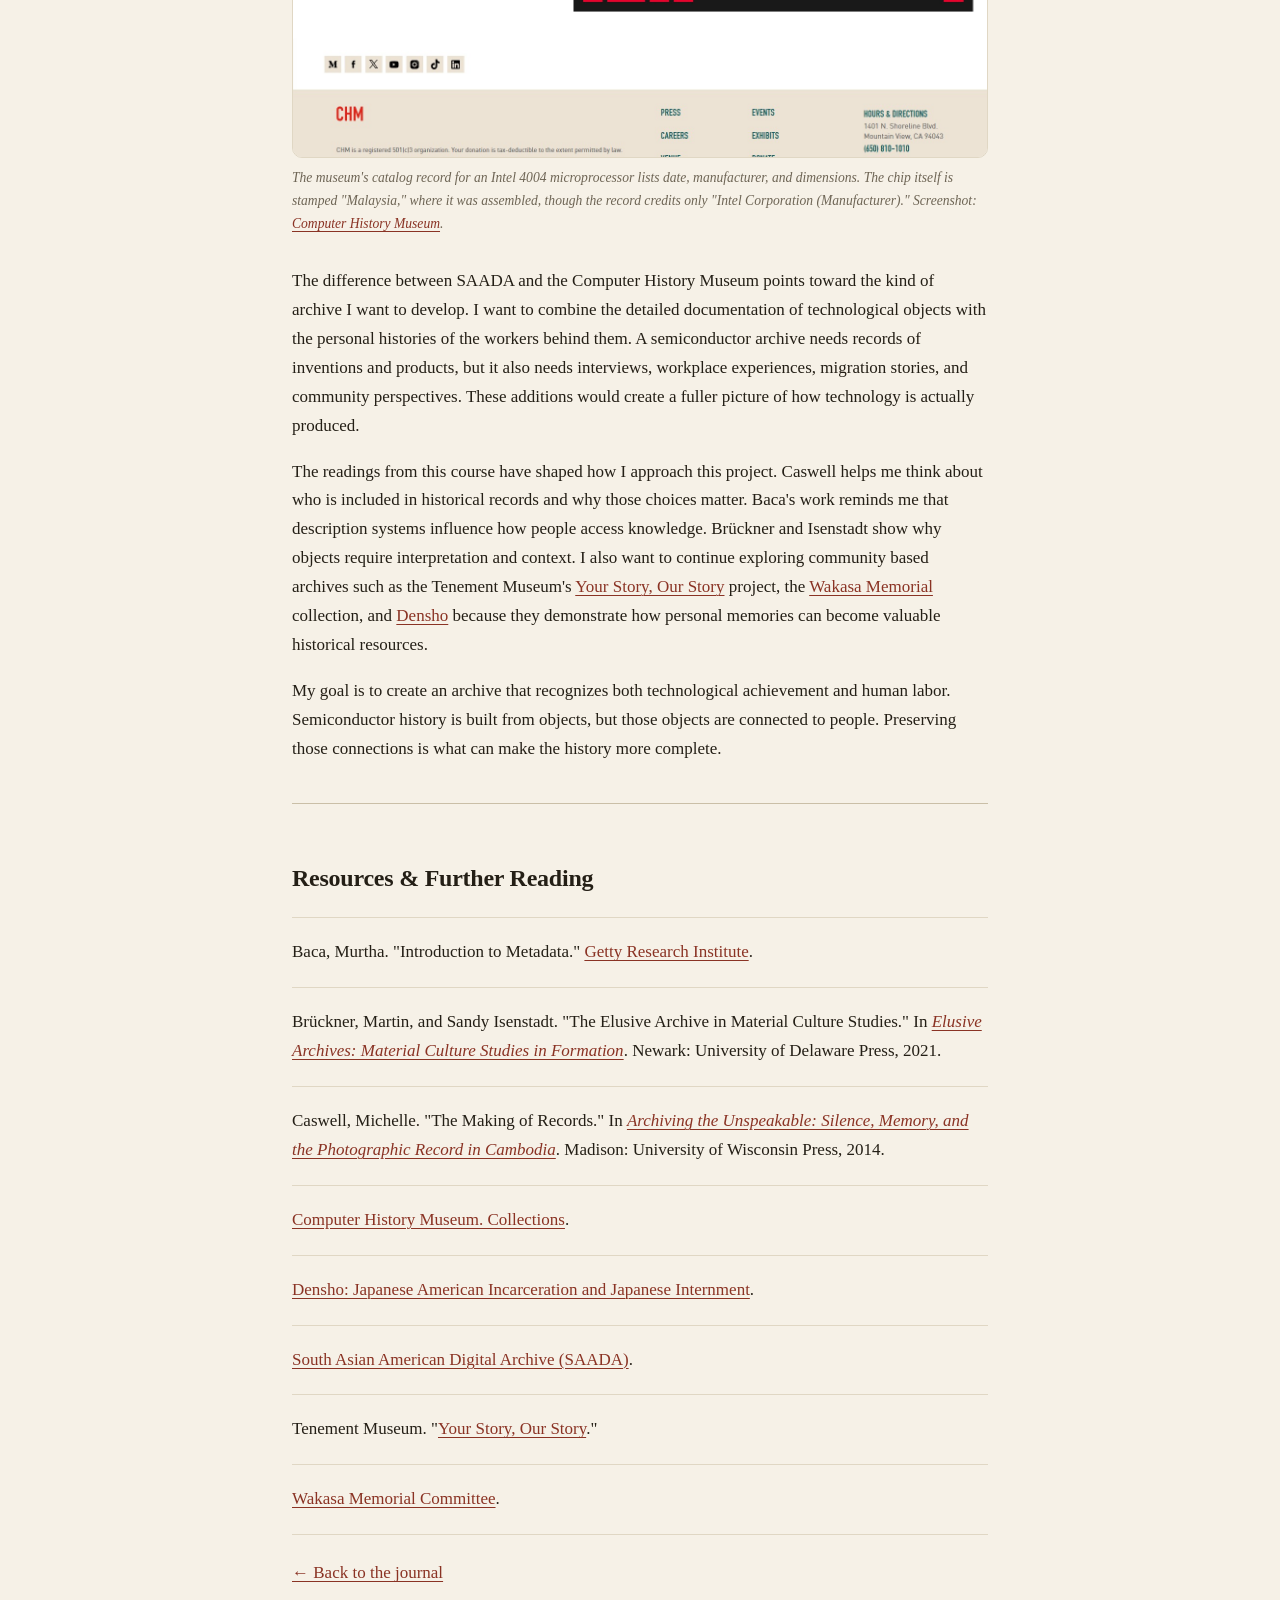
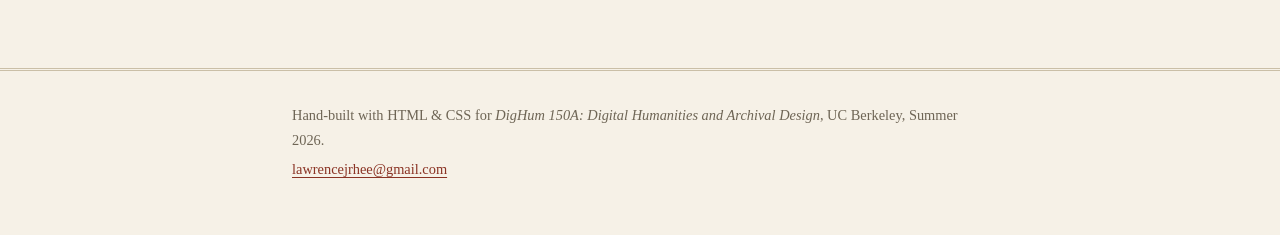
<file: journal/2026-08-02-whose-knowledge-gets-preserved.html>
<!DOCTYPE html>
<html lang="en">
<head>
  <meta charset="UTF-8">
  <meta name="viewport" content="width=device-width, initial-scale=1.0">
  <meta name="description" content="Blog post #3 for DigHum 150A: reviewing SAADA and the Computer History Museum as models for a semiconductor labor archive.">
  <title>Whose Knowledge Gets Preserved?: Lawrence Rhee</title>
  <link rel="stylesheet" href="../assets/styles.css">
</head>
<body>
  <a class="skip" href="#main">Skip to content</a>

  <header class="site-header">
    <div class="wrap header-inner">
      <a class="brand" href="../index.html">Lawrence Rhee</a>
      <nav aria-label="Site">
        <a href="../index.html">Home</a>
        <a href="../about.html">About</a>
        <a href="index.html" aria-current="page">Research Journal</a>
        <a href="../project.html">Final Project</a>
      </nav>
    </div>
  </header>

  <main id="main">
    <article class="post wrap">
      <header class="post-header">
        <p class="kicker">August 2, 2026 · Prompt #3</p>
        <h1>Whose Knowledge Gets Preserved? Building a Semiconductor Labor Archive Through Two Models</h1>
      </header>

      <aside class="prompt">
        <p class="prompt-label">The prompt</p>
        <p>Review two archives for what does work and you want to build upon as
           well as what does not work well and how it may be improved. What
           resources, scholars, projects, communities, and methods have we
           engaged with so far that you want to continue to engage with?</p>
      </aside>

      <p>When I look at a semiconductor chip, I usually see the finished object:
         a small piece of technology that powers something much larger. What I
         do not immediately see are the people who designed it, assembled it,
         tested it, or built the systems around it. That gap is what interests
         me about archival work. While studying different approaches to
         preservation, I have been thinking about what kind of archive I would
         want to create for semiconductor workers. Looking at SAADA and the
         <a href="https://www.computerhistory.org/collections/" target="_blank" rel="noopener">Computer History Museum collection</a>
         has helped me understand how much an archive's choices shape the
         stories future researchers are able to find.</p>

      <figure class="media">
        <img src="../assets/images/saada-learners.jpg" alt="SAADA's 'For Learners' resources page: 'An Introduction to South Asian American History' illustrated with a black-and-white photograph of South Asian farm laborers in a field, and 'Our Stories,' a book gathering the voices of sixty-four community members">
        <figcaption>SAADA's learning resources center community voices; its introduction to South Asian American history opens with a photograph of farm laborers in a field. Screenshot: <a href="https://www.saada.org/resources/learners" target="_blank" rel="noopener">South Asian American Digital Archive</a>.</figcaption>
      </figure>

      <p>The
         <a href="https://www.saada.org/" target="_blank" rel="noopener">South Asian American Digital Archive</a>
         (SAADA) gives me a strong example of how personal experiences can
         become part of historical memory. The archive documents migration
         stories, family histories, and community experiences that might
         otherwise disappear from traditional historical records. One reason
         this approach stands out to me is that it treats individual lives as
         meaningful historical sources.</p>

      <p><a href="https://uwpress.wisc.edu/Books/A/Archiving-the-Unspeakable" target="_blank" rel="noopener">Michelle Caswell's</a>
         work on archives and record making helped me put words to why this
         matters. She argues that archival decisions involve questions of power,
         value, and representation. Reading her work changed how I think about
         what gets preserved. A record is never just something that exists
         waiting to be collected. Someone decides what is documented, how it is
         described, and whose perspective is included.</p>

      <p>For my semiconductor labor project, I want to use that same attention
         to people's experiences. Semiconductor history is often organized
         around companies, inventions, and major technological breakthroughs.
         Those stories matter, but they leave out many of the workers whose
         labor made those developments possible. SAADA provides a model for
         including the experiences of people who are often missing from larger
         historical narratives.</p>

      <figure class="media">
        <img src="../assets/images/chm-online-collections.jpg" alt="The Computer History Museum online collections page, headed 'Online Collections' over a photo of archival ledgers, describing the collection as revealing 'the visionaries, innovations, and untold stories that revolutionized our digital world'">
        <figcaption>The Computer History Museum's online collections, framed around "visionaries" and "innovations." Screenshot: <a href="https://www.computerhistory.org/collections/" target="_blank" rel="noopener">Computer History Museum</a>.</figcaption>
      </figure>

      <p>The Computer History Museum collection shows a different approach to
         preservation. The collection contains a wide range of technological
         artifacts, including hardware, documents, and materials related to the
         development of computing. These objects provide important evidence
         about how technology changed over time. However, when I examine the
         collection with my semiconductor project in mind, I notice that the
         people connected to those objects are often harder to find.</p>

      <p>Many records focus on technical details, companies, and creators. That
         information is useful, but it does not always explain the labor behind
         the technology. A chip's record might tell me when it was created, who
         manufactured it, or what system it belonged to. It may not tell me
         about the workers involved in production or the communities shaped by
         the industry.</p>

      <p>This is where
         <a href="https://www.getty.edu/research/publications/electronic_publications/intrometadata/" target="_blank" rel="noopener">Murtha Baca's</a>
         discussion of metadata becomes important. Metadata influences how
         objects are understood because descriptions guide researchers toward
         certain interpretations.
         <a href="https://udpress.udel.edu/book-title/elusive-archives/" target="_blank" rel="noopener">Brückner and Isenstadt</a>
         make a similar point about historical objects: objects require context
         to reveal their meaning. A semiconductor component cannot explain its
         own history. The archive has to provide the connections between the
         object, the people involved, and the larger social environment.</p>

      <figure class="media">
        <img src="../assets/images/chm-intel4004-record.jpg" alt="A Computer History Museum catalog record for an Intel 4004 microprocessor, listing fields like date, type, catalogue number, manufacturer, and dimensions, beside a photo of the chip stamped 'Malaysia'">
        <figcaption>The museum's catalog record for an Intel 4004 microprocessor lists date, manufacturer, and dimensions. The chip itself is stamped "Malaysia," where it was assembled, though the record credits only "Intel Corporation (Manufacturer)." Screenshot: <a href="https://www.computerhistory.org/collections/catalog/102662155" target="_blank" rel="noopener">Computer History Museum</a>.</figcaption>
      </figure>

      <p>The difference between SAADA and the Computer History Museum points
         toward the kind of archive I want to develop. I want to combine the
         detailed documentation of technological objects with the personal
         histories of the workers behind them. A semiconductor archive needs
         records of inventions and products, but it also needs interviews,
         workplace experiences, migration stories, and community perspectives.
         These additions would create a fuller picture of how technology is
         actually produced.</p>

      <p>The readings from this course have shaped how I approach this project.
         Caswell helps me think about who is included in historical records and
         why those choices matter. Baca's work reminds me that description
         systems influence how people access knowledge. Brückner and Isenstadt
         show why objects require interpretation and context. I also want to
         continue exploring community based archives such as the Tenement
         Museum's
         <a href="https://yourstory.tenement.org/" target="_blank" rel="noopener">Your Story, Our Story</a>
         project, the
         <a href="https://wakasamemorial.org/" target="_blank" rel="noopener">Wakasa Memorial</a>
         collection, and
         <a href="https://densho.org/" target="_blank" rel="noopener">Densho</a>
         because they demonstrate how personal memories can become valuable
         historical resources.</p>

      <p>My goal is to create an archive that recognizes both technological
         achievement and human labor. Semiconductor history is built from
         objects, but those objects are connected to people. Preserving those
         connections is what can make the history more complete.</p>

      <hr>

      <h2>Resources &amp; Further Reading</h2>
      <ul class="post-list">
        <li>Baca, Murtha. "Introduction to Metadata." <a href="https://www.getty.edu/research/publications/electronic_publications/intrometadata/" target="_blank" rel="noopener">Getty Research Institute</a>.</li>
        <li>Brückner, Martin, and Sandy Isenstadt. "The Elusive Archive in Material Culture Studies." In <a href="https://udpress.udel.edu/book-title/elusive-archives/" target="_blank" rel="noopener"><em>Elusive Archives: Material Culture Studies in Formation</em></a>. Newark: University of Delaware Press, 2021.</li>
        <li>Caswell, Michelle. "The Making of Records." In <a href="https://uwpress.wisc.edu/Books/A/Archiving-the-Unspeakable" target="_blank" rel="noopener"><em>Archiving the Unspeakable: Silence, Memory, and the Photographic Record in Cambodia</em></a>. Madison: University of Wisconsin Press, 2014.</li>
        <li><a href="https://www.computerhistory.org/collections/" target="_blank" rel="noopener">Computer History Museum. Collections</a>.</li>
        <li><a href="https://densho.org/" target="_blank" rel="noopener">Densho: Japanese American Incarceration and Japanese Internment</a>.</li>
        <li><a href="https://www.saada.org/" target="_blank" rel="noopener">South Asian American Digital Archive (SAADA)</a>.</li>
        <li>Tenement Museum. "<a href="https://yourstory.tenement.org/" target="_blank" rel="noopener">Your Story, Our Story</a>."</li>
        <li><a href="https://wakasamemorial.org/" target="_blank" rel="noopener">Wakasa Memorial Committee</a>.</li>
      </ul>

      <p class="muted">
        <a href="index.html">← Back to the journal</a>
      </p>
    </article>
  </main>

  <footer class="site-footer">
    <div class="wrap">
      <p>Hand-built with HTML &amp; CSS for <em>DigHum 150A: Digital Humanities
         and Archival Design</em>, UC Berkeley, Summer 2026.</p>
      <p><a href="mailto:lawrencejrhee@gmail.com">lawrencejrhee@gmail.com</a></p>
    </div>
  </footer>
</body>
</html>
</file>
<file: assets/styles.css>
/* ==========================================================================
   Lawrence Rhee: DigHum 150A personal site
   One shared stylesheet for every page. Colors adapt to light/dark mode.
   ========================================================================== */

:root {
  color-scheme: light dark;

  /* Warm "archival paper" palette (light mode) */
  --bg: #f6f1e7;
  --surface: #fdfaf3;
  --ink: #241f16;
  --muted: #6e6555;
  --accent: #8a3324;      /* oxblood red: links, buttons, highlights */
  --accent-ink: #fdfaf3;  /* text placed on top of the accent color */
  --border: #e0d7c4;
  --rule: #cabfa7;

  --serif: "Iowan Old Style", "Palatino Linotype", "Book Antiqua", Palatino, Georgia, serif;
  --sans: system-ui, "Segoe UI", Helvetica, Arial, sans-serif;
}

@media (prefers-color-scheme: dark) {
  :root {
    --bg: #1b1813;
    --surface: #242019;
    --ink: #ece5d6;
    --muted: #a89e8b;
    --accent: #dc9273;
    --accent-ink: #1b1813;
    --border: #3a342a;
    --rule: #4c4536;
  }
}

/* ---- Base ---------------------------------------------------------------- */

* { box-sizing: border-box; }

html { scroll-behavior: smooth; }

body {
  margin: 0;
  background: var(--bg);
  color: var(--ink);
  font-family: var(--serif);
  font-size: 1.0625rem;
  line-height: 1.7;
}

.wrap {
  max-width: 46rem;
  margin-inline: auto;
  padding-inline: 1.25rem;
}

h1, h2, h3 {
  font-family: var(--serif);
  font-weight: 600;
  line-height: 1.2;
  letter-spacing: -0.01em;
  margin: 0 0 0.5em;
}

h1 { font-size: clamp(2.1rem, 5.5vw, 3rem); }
h2 { font-size: 1.5rem; margin-top: 2.5em; }
h3 { font-size: 1.15rem; margin-top: 1.75em; }

p { margin: 0 0 1em; }

a {
  color: var(--accent);
  text-decoration-thickness: 1px;
  text-underline-offset: 3px;
}
a:hover { text-decoration-thickness: 2px; }

:focus-visible {
  outline: 2px solid var(--accent);
  outline-offset: 3px;
  border-radius: 2px;
}

::selection { background: var(--accent); color: var(--accent-ink); }

img { max-width: 100%; height: auto; }

hr {
  border: none;
  border-top: 1px solid var(--rule);
  margin: 2.5rem 0;
}

/* Small uppercase label used above headings */
.kicker {
  font-family: var(--sans);
  font-size: 0.72rem;
  font-weight: 600;
  text-transform: uppercase;
  letter-spacing: 0.16em;
  color: var(--accent);
  margin-bottom: 0.75rem;
}

.muted { color: var(--muted); }

/* ---- Header & navigation ------------------------------------------------- */

.skip {
  position: absolute;
  left: -9999px;
  background: var(--accent);
  color: var(--accent-ink);
  padding: 0.5rem 1rem;
}
.skip:focus { left: 0.5rem; top: 0.5rem; z-index: 10; }

.site-header {
  border-bottom: 3px double var(--rule);
  padding: 1.1rem 0;
}

.header-inner {
  display: flex;
  flex-wrap: wrap;
  align-items: baseline;
  justify-content: space-between;
  gap: 0.5rem 1.5rem;
}

.brand {
  font-family: var(--serif);
  font-size: 1.2rem;
  font-weight: 700;
  color: var(--ink);
  text-decoration: none;
}
.brand:hover { color: var(--accent); }

.site-header nav {
  display: flex;
  flex-wrap: wrap;
  gap: 0.25rem 1.25rem;
  font-family: var(--sans);
  font-size: 0.85rem;
}

.site-header nav a {
  color: var(--muted);
  text-decoration: none;
  padding-block: 0.2rem;
}
.site-header nav a:hover { color: var(--accent); }
.site-header nav a[aria-current="page"] {
  color: var(--ink);
  font-weight: 600;
  border-bottom: 2px solid var(--accent);
}

/* ---- Hero (home page) ----------------------------------------------------- */

.hero { padding: 4rem 0 2rem; }

.hero .lede {
  font-size: 1.2rem;
  max-width: 38rem;
  color: var(--muted);
}

.btn-row {
  display: flex;
  flex-wrap: wrap;
  gap: 0.75rem;
  margin-top: 1.75rem;
}

.btn {
  display: inline-block;
  font-family: var(--sans);
  font-size: 0.9rem;
  font-weight: 600;
  text-decoration: none;
  padding: 0.6em 1.3em;
  border-radius: 999px;
  border: 1.5px solid var(--accent);
}

.btn-primary { background: var(--accent); color: var(--accent-ink); }
.btn-primary:hover { filter: brightness(1.1); }

.btn-ghost { color: var(--accent); }
.btn-ghost:hover { background: var(--surface); }

/* ---- Cards ---------------------------------------------------------------- */

.card-grid {
  display: grid;
  grid-template-columns: repeat(auto-fit, minmax(13rem, 1fr));
  gap: 1rem;
  margin: 1.5rem 0;
}

.card {
  background: var(--surface);
  border: 1px solid var(--border);
  border-radius: 10px;
  padding: 1.25rem 1.4rem;
}

.card h3 { margin-top: 0; font-size: 1.05rem; }
.card p { font-size: 0.95rem; color: var(--muted); margin-bottom: 0.5rem; }
.card .card-link { font-family: var(--sans); font-size: 0.85rem; font-weight: 600; }

/* ---- Journal (blog) list --------------------------------------------------- */

.post-list { list-style: none; padding: 0; margin: 1.5rem 0; }

.post-list li {
  padding: 1.25rem 0;
  border-bottom: 1px solid var(--border);
}
.post-list li:first-child { border-top: 1px solid var(--border); }

.post-meta {
  font-family: var(--sans);
  font-size: 0.78rem;
  text-transform: uppercase;
  letter-spacing: 0.1em;
  color: var(--muted);
  margin-bottom: 0.25rem;
}

.post-list h3 { margin: 0 0 0.25rem; font-size: 1.2rem; }
.post-list h3 a { color: var(--ink); text-decoration: none; }
.post-list h3 a:hover { color: var(--accent); }
.post-list p { margin: 0; font-size: 0.95rem; color: var(--muted); }

.badge {
  display: inline-block;
  font-family: var(--sans);
  font-size: 0.68rem;
  font-weight: 700;
  text-transform: uppercase;
  letter-spacing: 0.1em;
  padding: 0.15em 0.7em;
  border-radius: 999px;
  border: 1px solid var(--rule);
  color: var(--muted);
  vertical-align: 0.15em;
  margin-left: 0.5em;
}

.badge-draft { border-color: var(--accent); color: var(--accent); }

/* ---- Individual post / article -------------------------------------------- */

article.post { padding-top: 2.5rem; }

.post-header { margin-bottom: 2rem; }

.prompt {
  background: var(--surface);
  border-left: 4px solid var(--accent);
  border-radius: 0 8px 8px 0;
  padding: 1rem 1.4rem;
  margin: 1.5rem 0 2rem;
  font-size: 0.98rem;
}
.prompt .prompt-label {
  font-family: var(--sans);
  font-size: 0.72rem;
  font-weight: 700;
  text-transform: uppercase;
  letter-spacing: 0.14em;
  color: var(--accent);
  margin-bottom: 0.4rem;
}
.prompt p:last-child { margin-bottom: 0; }

/* ---- Figures & multimedia -------------------------------------------------- */

figure.media { margin: 2rem 0; }

figure.media img,
figure.media video {
  display: block;
  width: 100%;
  border-radius: 10px;
  border: 1px solid var(--border);
}

figure.media iframe {
  display: block;
  width: 100%;
  aspect-ratio: 16 / 9;
  border: 1px solid var(--border);
  border-radius: 10px;
}

figure.media figcaption {
  font-size: 0.85rem;
  font-style: italic;
  color: var(--muted);
  margin-top: 0.5rem;
}

/* Smaller figure for portraits (about page) */
figure.media.portrait { max-width: 15rem; }

/* Decorative fleuron divider */
.ornament {
  text-align: center;
  color: var(--accent);
  font-size: 1.4rem;
  margin: 2.5rem 0 0;
  user-select: none;
}

/* ---- Resume-style entries (about page) ------------------------------------ */

.entry { margin-bottom: 1.5rem; }
.entry .entry-title { font-weight: 600; margin-bottom: 0; }
.entry .entry-meta {
  font-family: var(--sans);
  font-size: 0.8rem;
  color: var(--muted);
  margin-bottom: 0.35rem;
}
.entry p:last-child { margin-bottom: 0; }

ul.skills {
  list-style: none;
  padding: 0;
  display: flex;
  flex-wrap: wrap;
  gap: 0.5rem;
}
ul.skills li {
  font-family: var(--sans);
  font-size: 0.85rem;
  background: var(--surface);
  border: 1px solid var(--border);
  border-radius: 999px;
  padding: 0.25em 0.9em;
}

/* ---- Footer ---------------------------------------------------------------- */

.site-footer {
  margin-top: 5rem;
  border-top: 3px double var(--rule);
  padding: 2rem 0 3rem;
  font-size: 0.9rem;
  color: var(--muted);
}
.site-footer p { margin-bottom: 0.35em; }

main { min-height: 60vh; }
</file>
